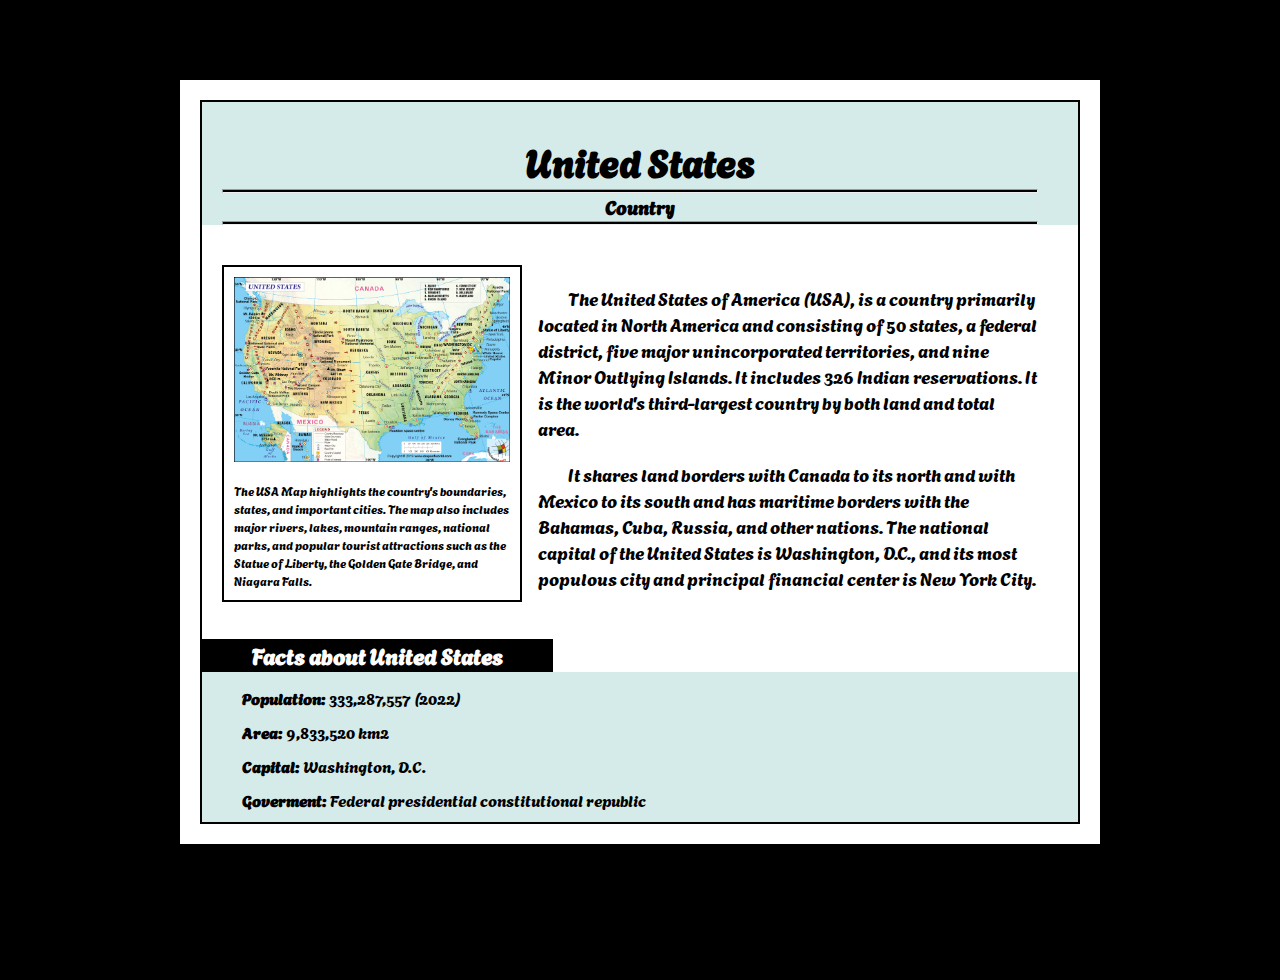
<file: HTML&CSS Exam/01.Wiki-US_Resources/index.html>
<!DOCTYPE html>
<html lang="en">
<head>
    <meta charset="UTF-8">
    <meta name="viewport" content="width=device-width, initial-scale=1.0">
    <title>United States</title>
    <link rel="stylesheet" href="reset.css">
    <link rel="stylesheet" href="styles.css">
</head>
<body>
    <div class="border-container">
        <section class="main-container">
            <header class="headers">
                <h1>United States</h1>
                <hr>
                <h3>Country</h3>
                <hr>
            </header>
            <main class="content">
                <div class="card-section">
                    <div class="image">
                        <img src="images/map.webp" alt="map">
                    </div>
                    <p>
                        The USA Map highlights the country's boundaries, states, and important cities. The map also includes major rivers, lakes, mountain ranges, national parks, and popular tourist attractions such as the Statue of Liberty, the Golden Gate Bridge, and Niagara Falls.
                    </p>
                </div>
                <div class="paragraphs">
                    <p>The United States of America (USA), is a country primarily located in North America and consisting of 50 states, a federal district, five major unincorporated territories, and nine Minor Outlying Islands. It includes 326 Indian reservations. It is the world's third-largest country by both land and total area.</p>
                <p>It shares land borders with Canada to its north and with Mexico to its south and has maritime borders with the Bahamas, Cuba, Russia, and other nations. The national capital of the United States is Washington, D.C., and its most populous city and principal financial center is New York City.</p>
                </div>
            </main>
            <footer class="facts">
                <h2>Facts about United States</h2>
                <ul>
                    <li>
                        <p><span>Population:</span> 333,287,557 (2022)</p>
                    </li>
                    <li>
                        <p><span>Area:</span> 9,833,520 km2</p>
                    </li>
                    <li>
                        <p><span>Capital:</span> Washington, D.C.</p>
                    </li>
                    <li>
                        <p><span>Goverment:</span> Federal presidential constitutional republic</p>
                    </li>
                </ul>
            </footer>
        </section>
    </div>
</body>
</html>
</file>
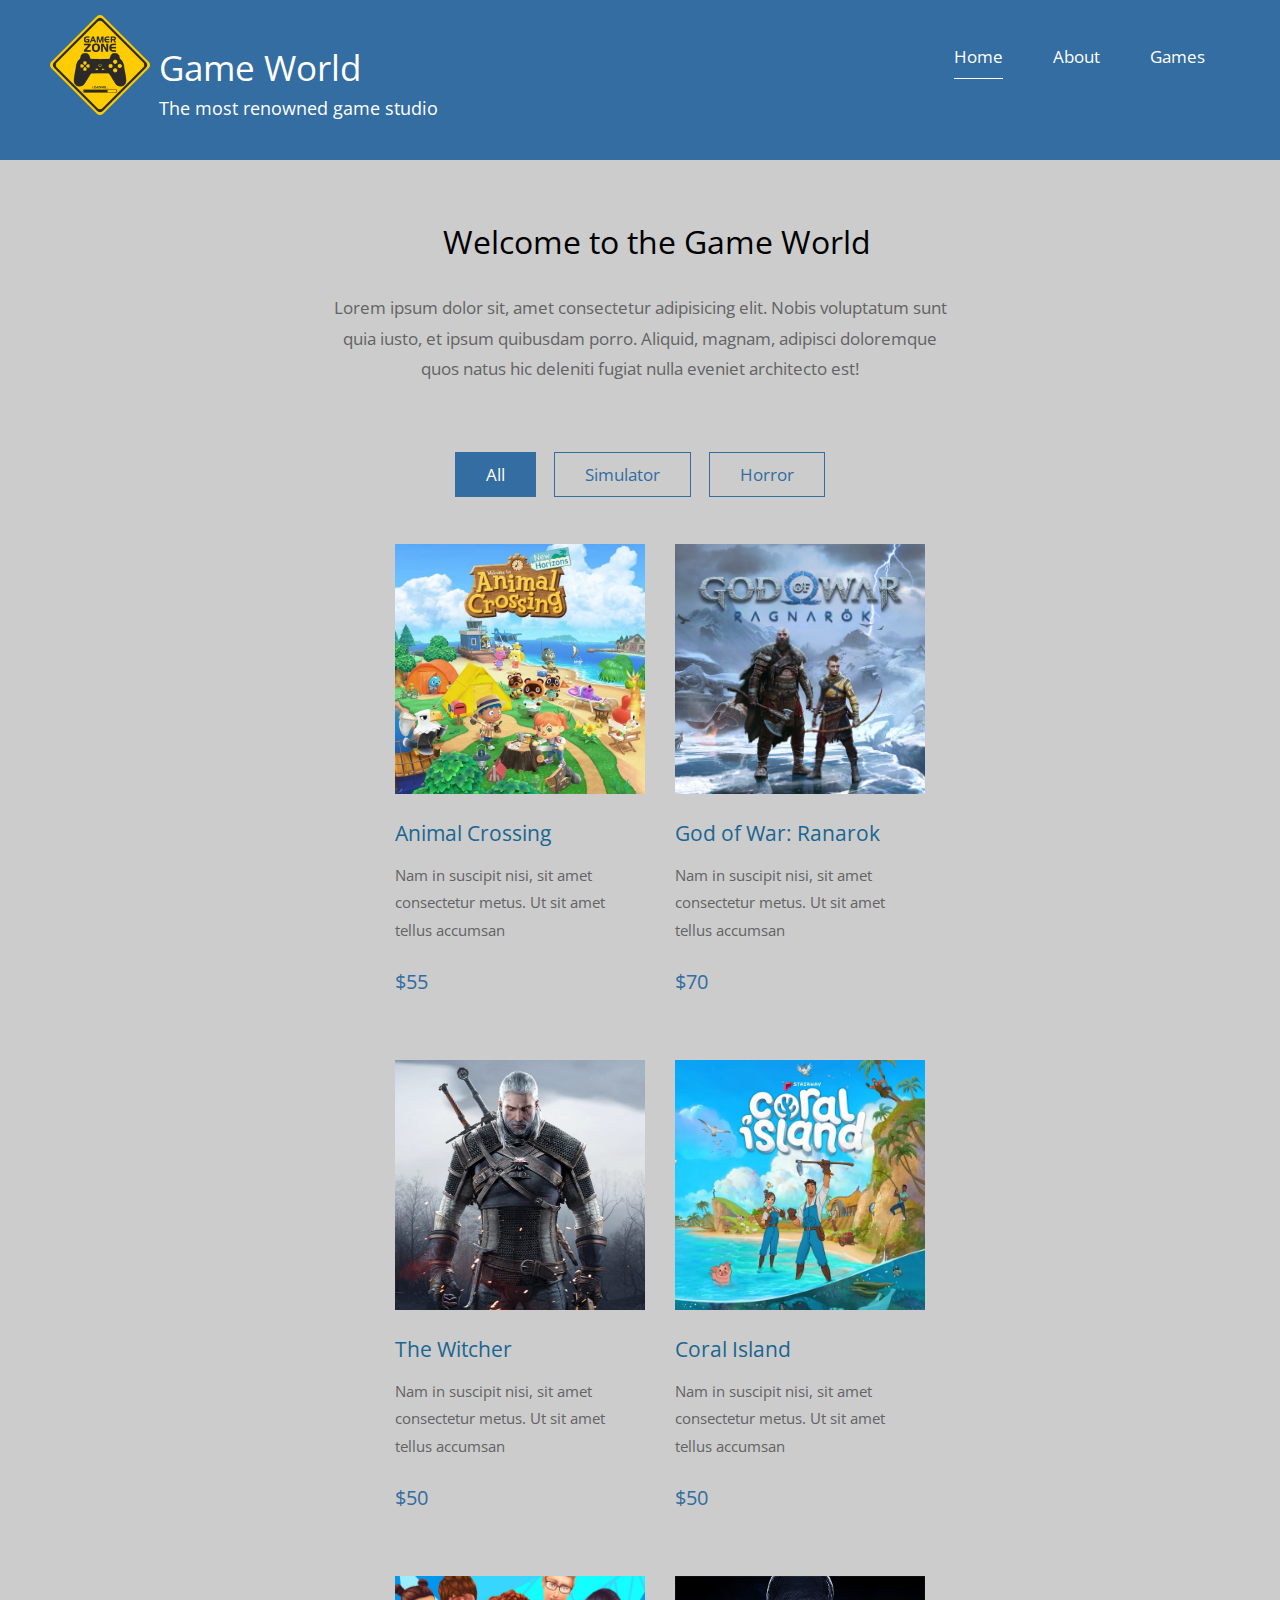
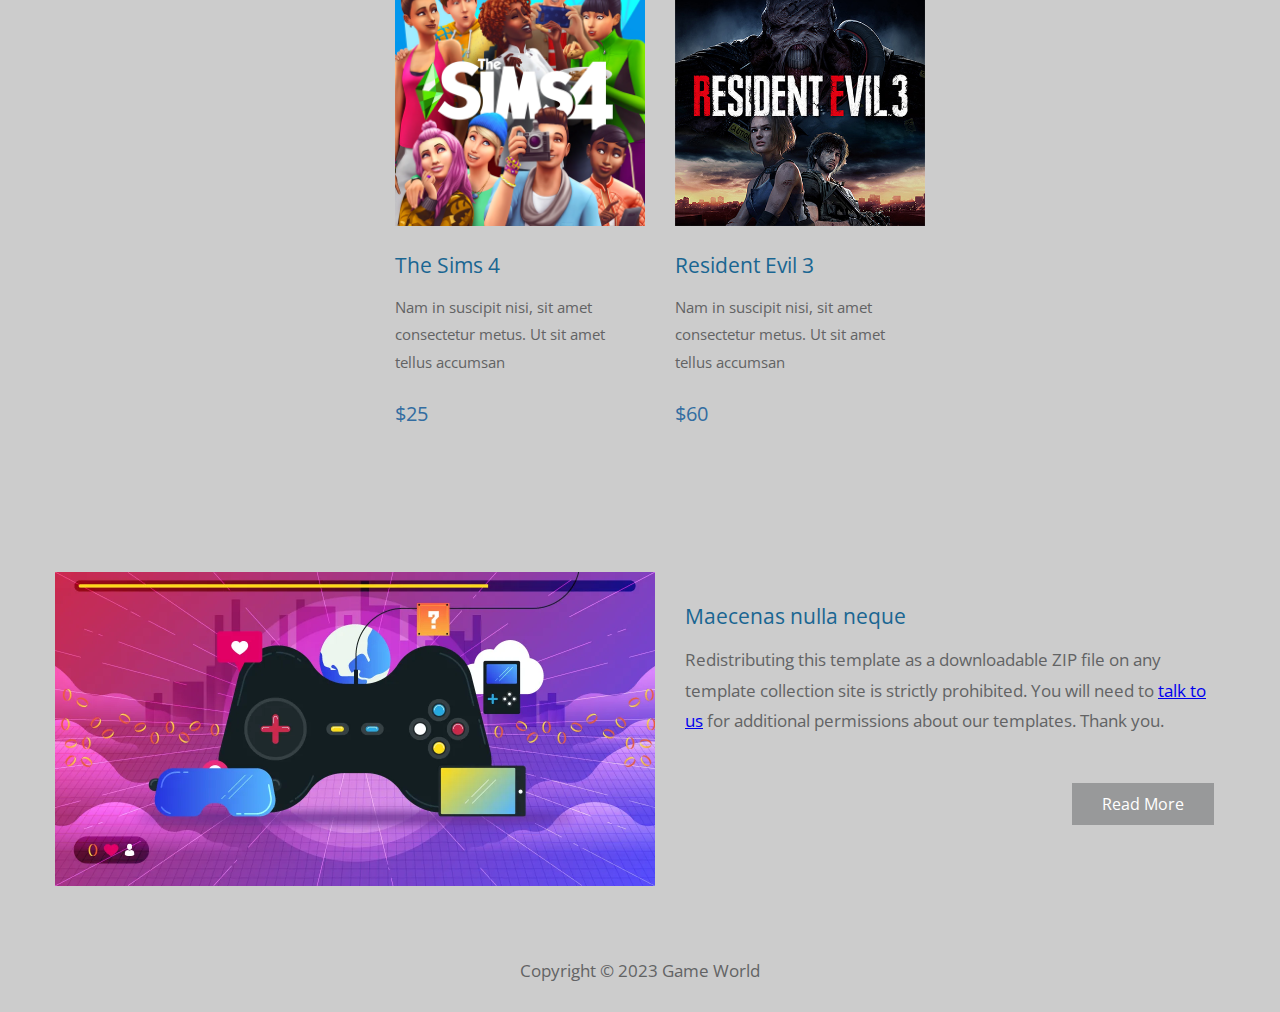
<file: HTML&CSS Exam/02.Game-World_Resources/index.html>
<!DOCTYPE html>
<html>
  <head>
    <meta charset="UTF-8" />
    <meta name="viewport" content="width=device-width, initial-scale=1.0" />
    <meta http-equiv="X-UA-Compatible" content="ie=edge" />
    <title>Game World</title>
    <link
      href="https://fonts.googleapis.com/css?family=Open+Sans:400"
      rel="stylesheet"
    />
    <link href="./styles.css" rel="stylesheet" />
    <link href="./responsive.css" rel="stylesheet" />
  </head>

  <body>
    <header class="game-world-header container placeholder">
        <article class="parallax-window">
          <article class="tm-header">
            <article class="row tm-header-inner">
              <article class="col-md-6 col-12">
                <img
                  src="./images/logo.png"
                  alt="Logo"
                  class="tm-site-logo"
                />
                <article class="tm-site-text-box">
                  <h1 class="tm-site-title">Game World</h1>
                  <h6 class="tm-site-description">The most renowned game studio</h6>
                </article>
              </article>
              <nav class="col-md-6 col-12 tm-nav">
                <ul class="tm-nav-ul">
                  <li class="tm-nav-li">
                    <a href="index.html" class="tm-nav-link active">Home</a>
                  </li>
                  <li class="tm-nav-li">
                    <a href="about.html" class="tm-nav-link">About</a>
                  </li>
                  <li class="tm-nav-li">
                    <a href="games.html" class="tm-nav-link">Games</a>
                  </li>
                </ul>
              </nav>
            </article>
          </article>
      </header>

      <main>
        <header class="row tm-welcome-section">
          <h2 class="col-12 text-center tm-section-title">
            Welcome to the Game World
          </h2>
          <p class="col-12 text-center">
            Lorem ipsum dolor sit, amet consectetur adipisicing elit. Nobis voluptatum sunt quia iusto, et ipsum quibusdam porro. Aliquid, magnam, adipisci doloremque quos natus hic deleniti fugiat nulla eveniet architecto est!
          </p>
        </header>

        <section class="tm-paging-links">
          <nav>
            <ul>
              <li class="tm-paging-item">
                <a href="#" class="tm-paging-link active">All</a>
              </li>
              <li class="tm-paging-item">
                <a href="#" class="tm-paging-link">Simulator</a>
              </li>
              <li class="tm-paging-item">
                <a href="#" class="tm-paging-link">Horror</a>
              </li>
            </ul>
          </nav>
        </section>

        <div class="row tm-gallery">
          <div id="tm-gallery-page-all" class="tm-gallery-page">
            <article class="col-lg-3 col-md-4 col-sm-6 col-12 tm-gallery-item">
              <figure>
                <img
                  src="./images/game-1.webp"
                  alt="Image"
                  class="img-fluid tm-gallery-img"
                />
                <figcaption>
                  <h4 class="tm-gallery-title">Animal Crossing</h4>
                  <p class="tm-gallery-description">
                    Nam in suscipit nisi, sit amet consectetur metus. Ut sit
                    amet tellus accumsan
                  </p>
                  <p class="tm-gallery-price">$55</p>
                </figcaption>
              </figure>
            </article>
            <article class="col-lg-3 col-md-4 col-sm-6 col-12 tm-gallery-item">
              <figure>
                <img
                  src="./images/game-2.webp"
                  alt="Image"
                  class="img-fluid tm-gallery-img"
                />
                <figcaption>
                  <h4 class="tm-gallery-title">God of War: Ranarok</h4>
                  <p class="tm-gallery-description">
                    Nam in suscipit nisi, sit amet consectetur metus. Ut sit
                    amet tellus accumsan
                  </p>
                  <p class="tm-gallery-price">$70</p>
                </figcaption>
              </figure>
            </article>
            <article class="col-lg-3 col-md-4 col-sm-6 col-12 tm-gallery-item">
              <figure>
                <img
                  src="./images/game-3.jpg"
                  alt="Image"
                  class="img-fluid tm-gallery-img"
                />
                <figcaption>
                  <h4 class="tm-gallery-title">The Witcher</h4>
                  <p class="tm-gallery-description">
                    Nam in suscipit nisi, sit amet consectetur metus. Ut sit
                    amet tellus accumsan
                  </p>
                  <p class="tm-gallery-price">$50</p>
                </figcaption>
              </figure>
            </article>
            <article class="col-lg-3 col-md-4 col-sm-6 col-12 tm-gallery-item">
              <figure>
                <img
                  src="./images/game-4.webp"
                  alt="Image"
                  class="img-fluid tm-gallery-img"
                />
                <figcaption>
                  <h4 class="tm-gallery-title">Coral Island</h4>
                  <p class="tm-gallery-description">
                    Nam in suscipit nisi, sit amet consectetur metus. Ut sit
                    amet tellus accumsan
                  </p>
                  <p class="tm-gallery-price">$50</p>
                </figcaption>
              </figure>
            </article>
            <article class="col-lg-3 col-md-4 col-sm-6 col-12 tm-gallery-item">
              <figure>
                <img
                  src="./images/game-5.webp"
                  alt="Image"
                  class="img-fluid tm-gallery-img"
                />
                <figcaption>
                  <h4 class="tm-gallery-title">The Sims 4</h4>
                  <p class="tm-gallery-description">
                    Nam in suscipit nisi, sit amet consectetur metus. Ut sit
                    amet tellus accumsan
                  </p>
                  <p class="tm-gallery-price">$25</p>
                </figcaption>
              </figure>
            </article>
            <article class="col-lg-3 col-md-4 col-sm-6 col-12 tm-gallery-item">
              <figure>
                <img
                  src="./images/game-6.jpg"
                  alt="Image"
                  class="img-fluid tm-gallery-img"
                />
                <figcaption>
                  <h4 class="tm-gallery-title">Resident Evil 3</h4>
                  <p class="tm-gallery-description">
                    Nam in suscipit nisi, sit amet consectetur metus. Ut sit
                    amet tellus accumsan
                  </p>
                  <p class="tm-gallery-price">$60</p>
                </figcaption>
              </figure>
            </article>
          </div>
        </div>
        <section class="tm-cta-section tm-section tm-container-inner">
          <article class="row">
            <article class="col-md-6">
              <figure class="tm-description-figure">
                <img src="./images/wall.webp" class="img-fluid" />
              </figure>
            </article>
            <article class="col-md-6">
              <article class="tm-description-box">
                <h4 class="tm-gallery-title">Maecenas nulla neque</h4>
                <p class="tm-mb-45">
                  Redistributing this template as a downloadable ZIP file on any
                  template collection site is strictly prohibited. You will need
                  to
                  <a href="#">talk to us</a>
                  for additional permissions about our templates. Thank you.
                </p>
                <a href="#" class="tm-btn tm-btn-default tm-right"
                  >Read More</a
                >
              </article>
            </article>
          </article>
        </section>
      </main>
      <footer class="tm-footer text-center">
        <p>Copyright &copy; 2023 Game World</p>
      </footer>
    </div>
  </body>
</html>
</file>
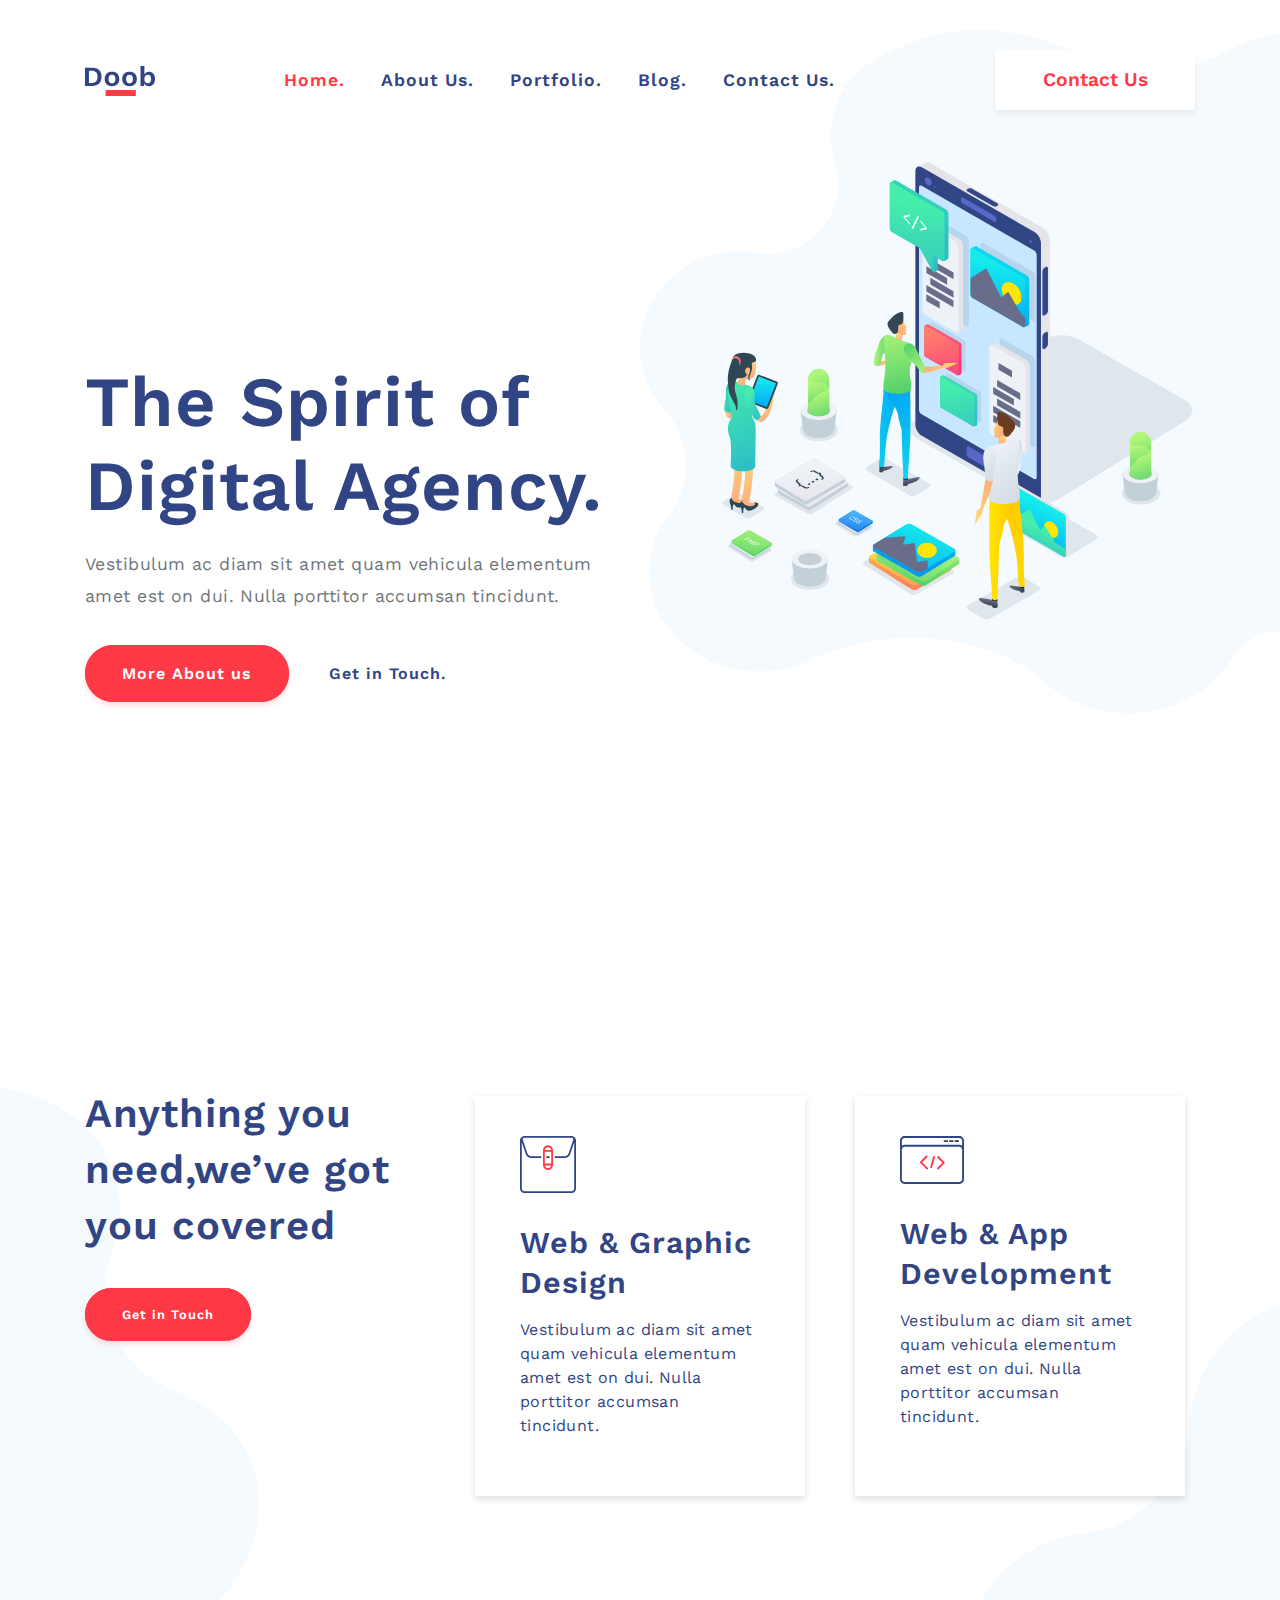
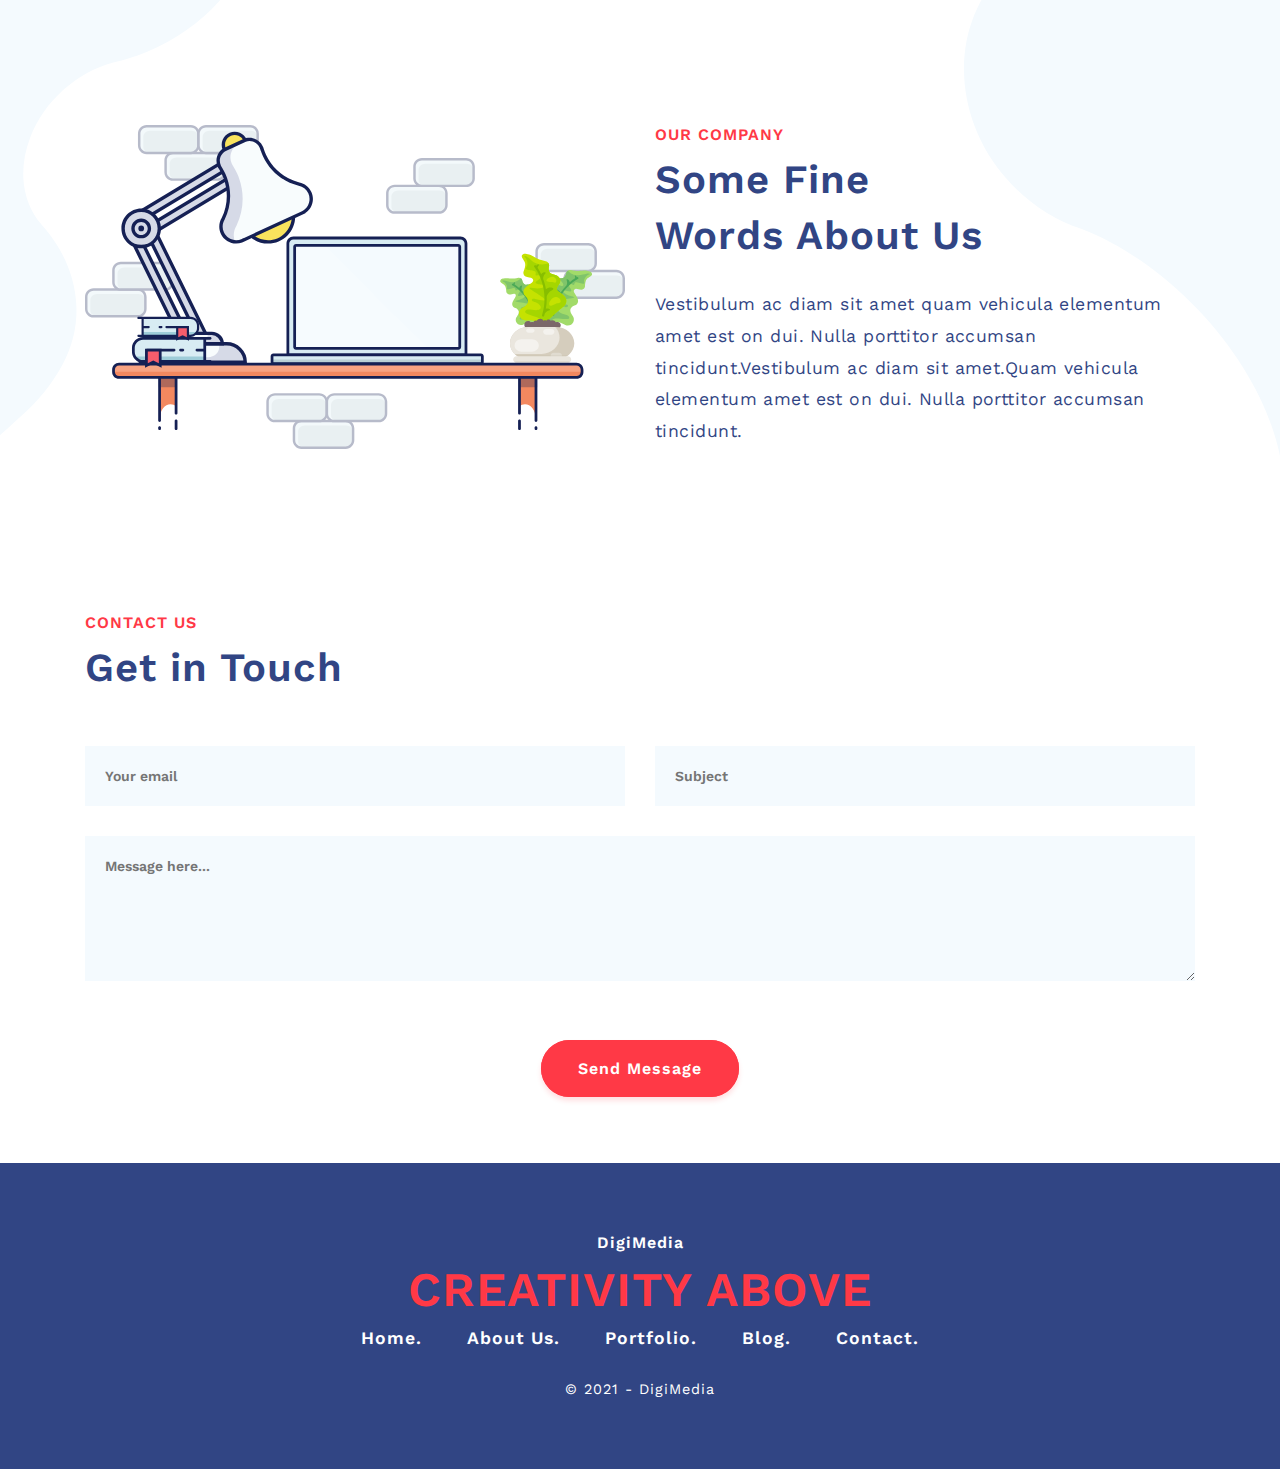
<file: HTML&CSS Examp Prep/02. DigiMedia/index.html>
<!DOCTYPE html>
<html lang="en">
  <head>
    <meta http-equiv="content-type" content="text/html; charset=utf-8" />
    <meta name="viewport" content="width=device-width, initial-scale=1.0" />
    <link rel="icon" type="image/png" href="images/favicon.png" />
    <link
      href="https://fonts.googleapis.com/css?family=Work+Sans:400,600&display=swap"
      rel="stylesheet"
    />
    <link rel="stylesheet" href="css/icofont.min.css" />
    <link href="css/bootstrap.min.css" rel="stylesheet" />
    <link href="css/main.css" rel="stylesheet" />
    <link href="css/responsive.css" rel="stylesheet" />
    <title>DigiMedia</title>
  </head>
  <body>
    <header id="home">
      <section class="container">
        <nav class="navbar navbar-expand-lg navbar-light">
          <a class="navbar-brand" href="#"><img src="images/logo.svg" /></a>
          <div class="collapse navbar-collapse" id="navbarSupportedContent">
            <ul class="navbar-nav mr-auto">
              <li class="nav-item active">
                <a class="nav-link" href="#home"
                  >Home.<span class="sr-only">(current)</span></a
                >
              </li>
              <li class="nav-item">
                <a class="nav-link" href="#about-us">About Us.</a>
              </li>
              <li class="nav-item">
                <a class="nav-link" href="#portfolio">Portfolio.</a>
              </li>
              <li class="nav-item">
                <a class="nav-link" href="#blog">Blog.</a>
              </li>
              <li class="nav-item">
                <a class="nav-link" href="#contact-us">Contact Us.</a>
              </li>
            </ul>
            <form
              href="#contact-us"
              class="contact-btn form-inline my-2 my-lg-0"
            >
              <button>Contact Us</button>
            </form>
          </div>
        </nav>
      </section>
      <section class="container-fluid hero">
        <img src="images/hero.svg" />
        <article class="container">
          <h1>The Spirit of<br />Digital Agency.</h1>
          <p>
            Vestibulum ac diam sit amet quam vehicula elementum<br />
            amet est on dui. Nulla porttitor accumsan tincidunt.
          </p>
          <article class="hero-btns">
            <a href="#about-us">More About us</a>
            <a href="#contact-us">Get in Touch.</a>
          </article>
        </article>
      </section>
    </header>
    <section id="about-us" class="services">
      <div class="container-fluid">
        <div class="side-img">
          <img src="images/aside.svg" />
        </div>
        <div class="side2-img">
          <img src="images/aside2.svg" />
        </div>
        <div class="container">
          <div class="row">
            <div class="col-12 col-sm-12 col-lg-4 service-txt">
              <h2>Anything you need,we’ve got you covered</h2>
              <div class="hero-btns service-btn">
                <a href="#contact-us">Get in Touch</a>
              </div>
            </div>
            <div class="col-12 col-sm-6 col-lg-4">
              <div class="service-box">
                <img src="images/service-icon1.svg" />
                <h3>Web & Graphic<br />Design</h3>
                <p>
                  Vestibulum ac diam sit amet quam vehicula elementum amet est
                  on dui. Nulla porttitor accumsan tincidunt.
                </p>
              </div>
            </div>
            <div class="col-12 col-sm-6 col-lg-4">
              <div class="service-box">
                <img src="images/service-icon2.svg" />
                <h3>Web & App <br />Development</h3>
                <p>
                  Vestibulum ac diam sit amet quam vehicula elementum amet est
                  on dui. Nulla porttitor accumsan tincidunt.
                </p>
              </div>
            </div>
          </div>
        </div>
      </div>
    </section>
    <section class="about">
      <div class="container">
        <div class="row">
          <div class="col-12 col-sm-12 col-lg-6">
            <img src="images/aboutimg.svg" />
          </div>
          <div class="col-12 col-sm-12 col-lg-6">
            <h5>OUR COMPANY</h5>
            <h2>Some Fine<br />Words About Us</h2>
            <p>
              Vestibulum ac diam sit amet quam vehicula elementum amet est on
              dui. Nulla porttitor accumsan tincidunt.Vestibulum ac diam sit
              amet.Quam vehicula elementum amet est on dui. Nulla porttitor
              accumsan tincidunt.
            </p>
          </div>
        </div>
      </div>
    </section>
    <section id="contact-us" class="contact">
      <div class="container">
        <div class="row">
          <div class="col-12">
            <h5>CONTACT US</h5>
            <h2>Get in Touch</h2>
          </div>
        </div>
        <div class="row">
          <div class="col-12 col-lg-6 email">
            <input placeholder="Your email" type="email" id="email" />
          </div>
          <div class="col-12 col-lg-6 email">
            <input placeholder="Subject" type="subject" id="subject" />
          </div>
        </div>
        <div class="row">
          <div class="col-12 message">
            <textarea
              id="message"
              name="message"
              rows="5"
              cols="1"
              placeholder="Message here..."
            ></textarea>
          </div>
          <div class="col-12">
            <div class="hero-btns contact-btn">
              <a href="#">Send Message</a>
            </div>
          </div>
        </div>
      </div>
    </section>
    <footer>
      <div class="container">
        <div class="row">
          <div class="col-12">
            <h5>DigiMedia</h5>
            <h3>CREATIVITY ABOVE</h3>
            <ul class="contact-nav">
              <li><a href="#home">Home.</a></li>
              <li><a href="#about-us">About Us.</a></li>
              <li><a href="#portfolio">Portfolio.</a></li>
              <li><a href="#blog">Blog.</a></li>
              <li><a href="#contact-us">Contact.</a></li>
            </ul>
            <h6>© 2021 - DigiMedia</h6>
          </div>
        </div>
      </div>
    </footer>
  </body>
</html>
</file>
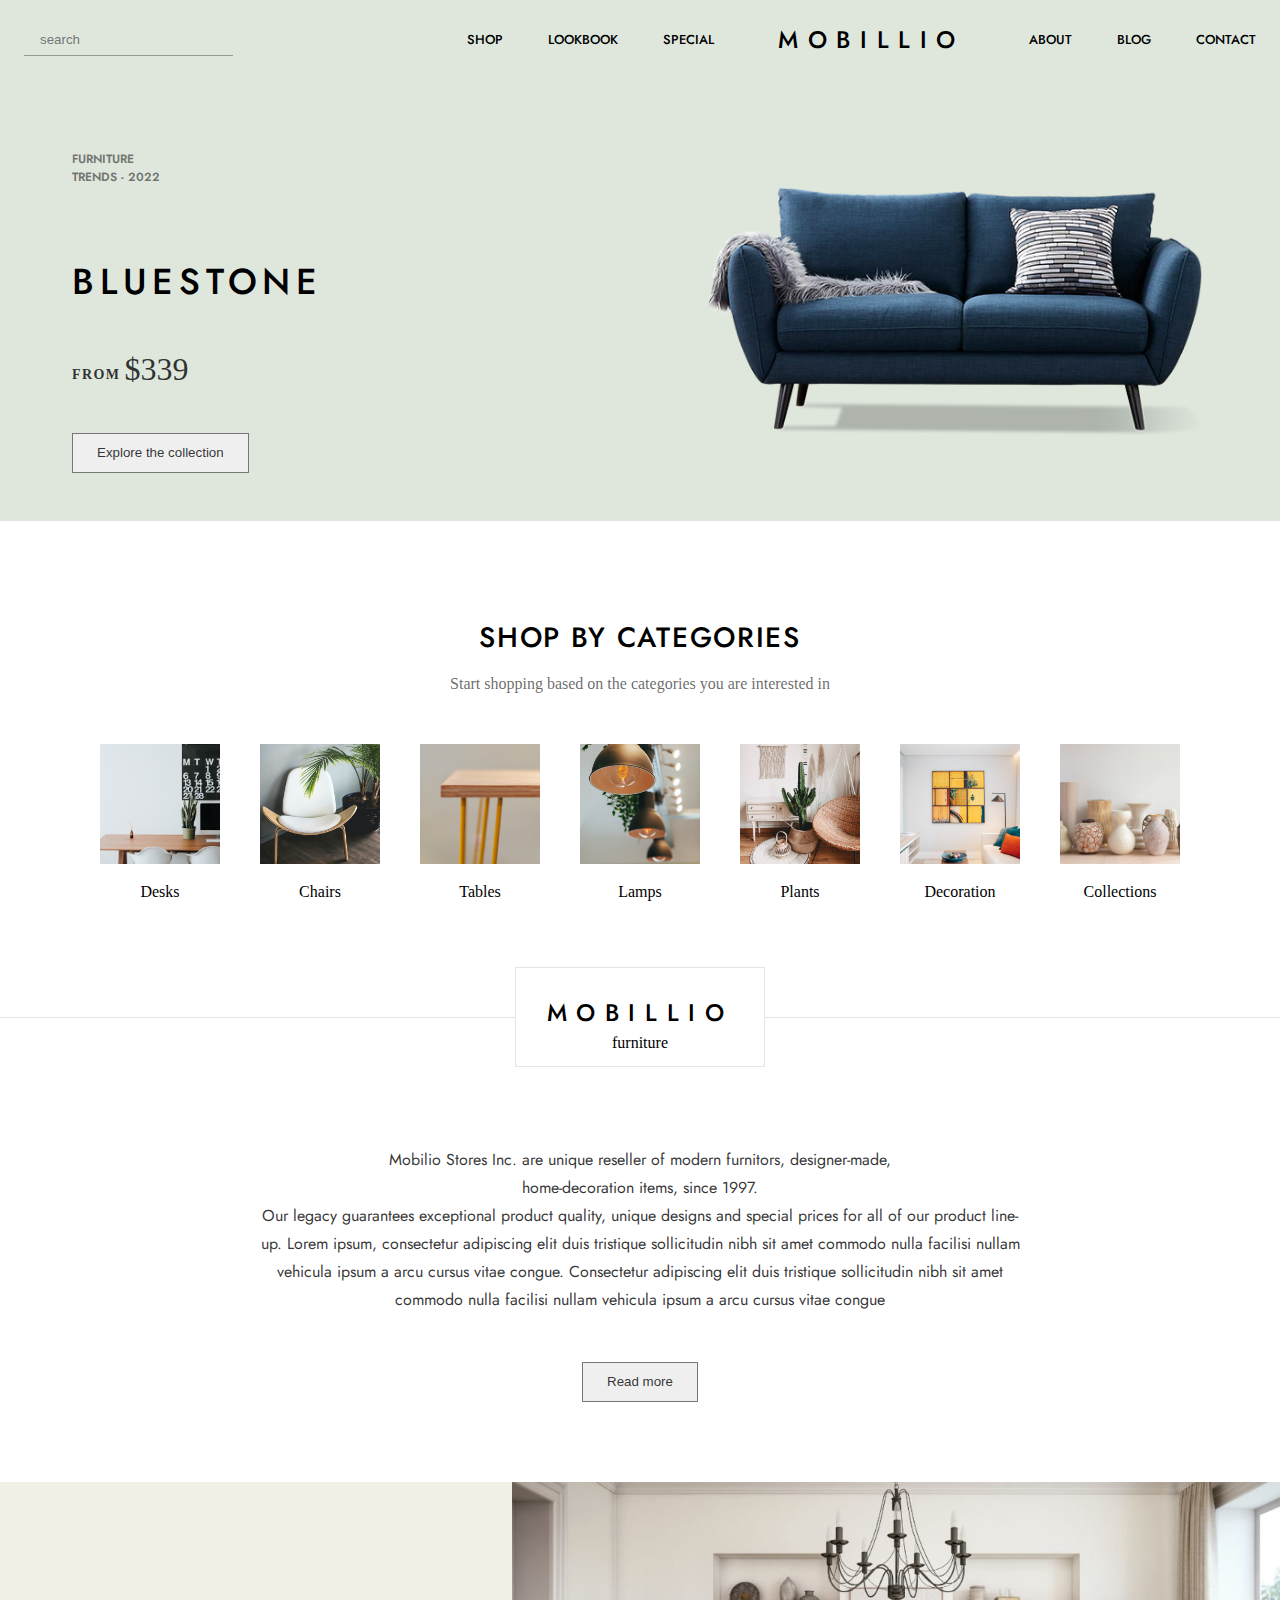
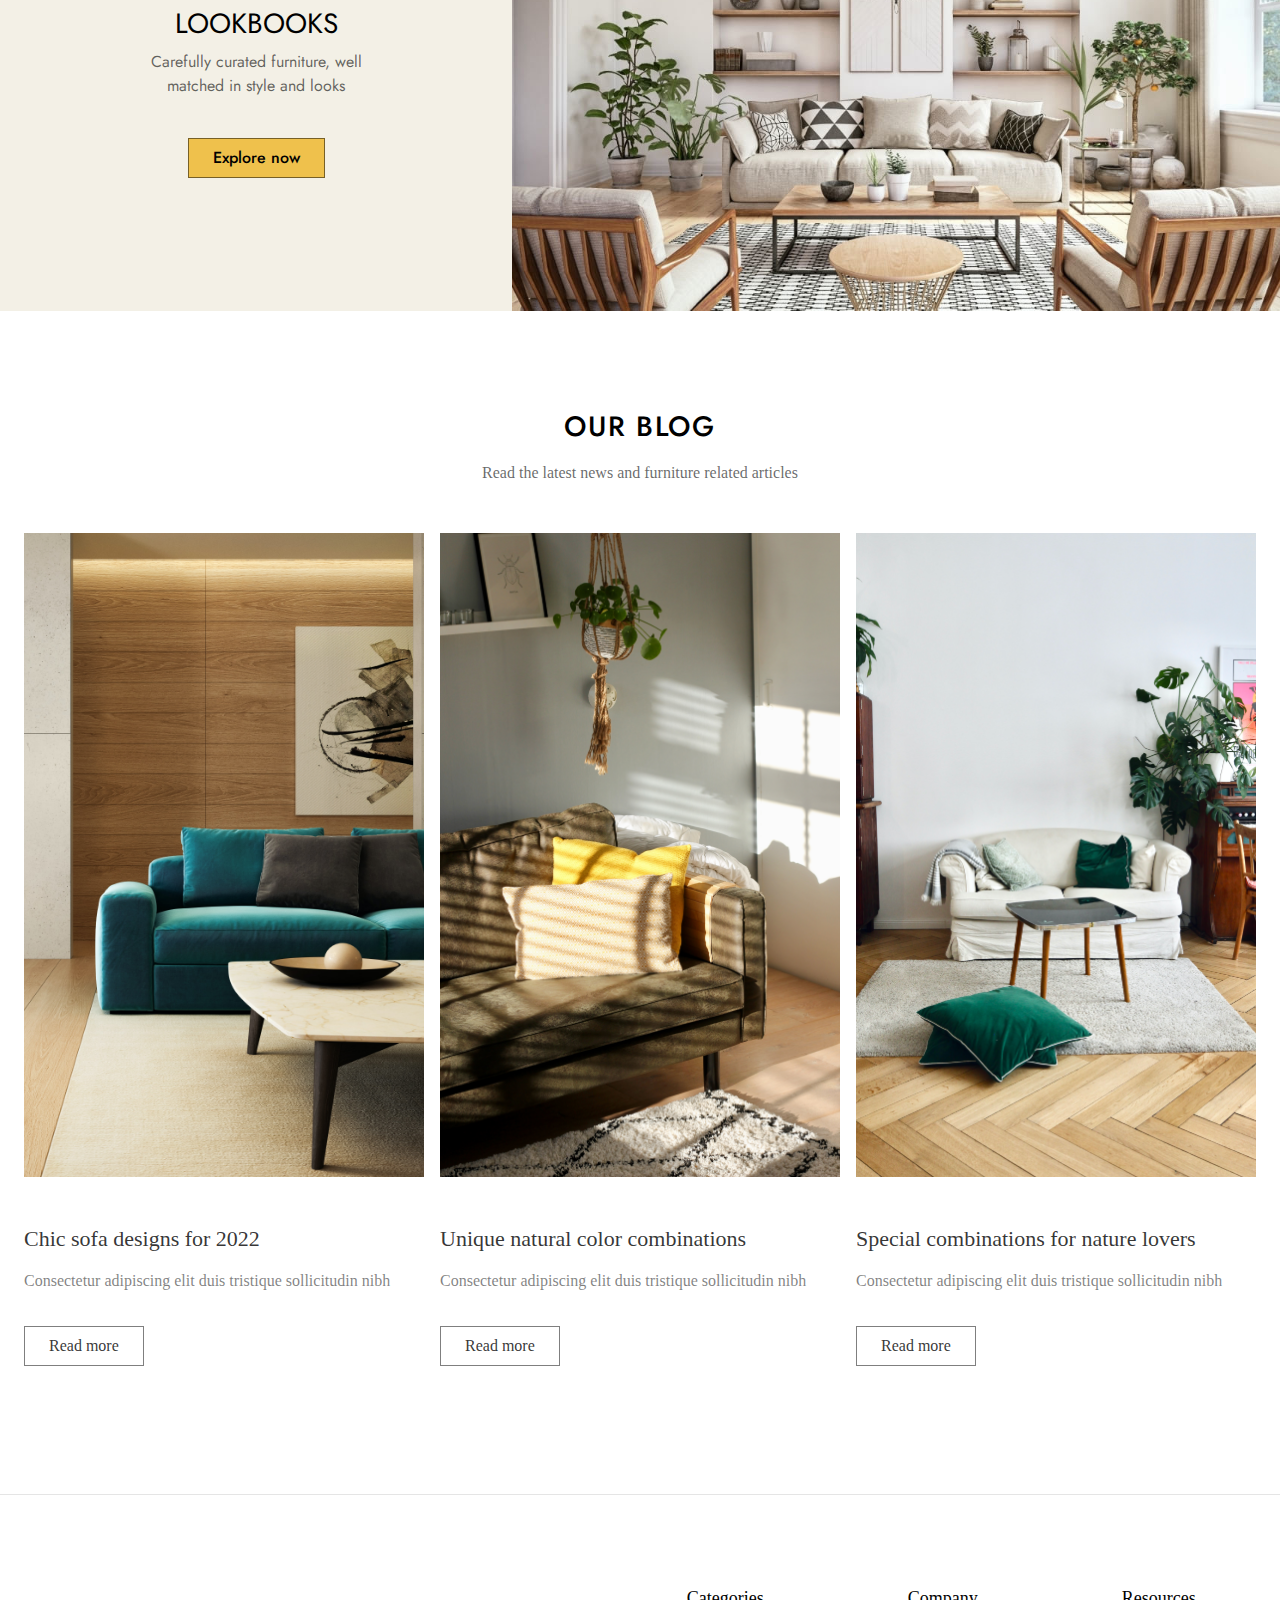
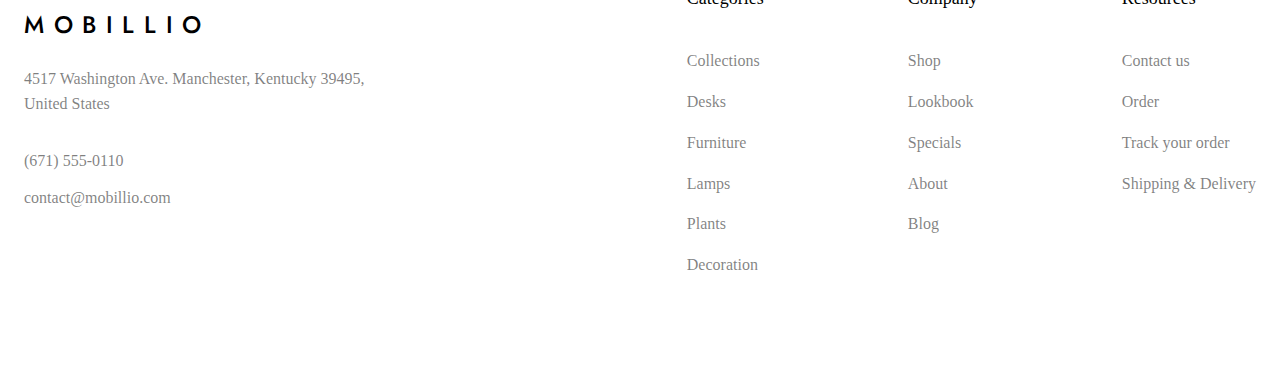
<file: HTML&CSS Examp Prep/02.Mobille-Shop_Recources/index.html>
<!DOCTYPE html>
<html lang="en">

<head>
  <title>Mobillio Online Store</title>
  <meta name="viewport" content="width=device-width, initial-scale=1.0" />
  <meta charset="utf-8" />
  <link rel="stylesheet" href="https://fonts.googleapis.com/css2?family=Jost" data-tag="font" />
  <link rel="stylesheet" href="./style.css" />
  <link rel="stylesheet" href="./responsive.css" />
</head>

<body>
  <div>
    <div class="home-container">
      <div class="home-navbar">
        <header data-role="Header" class="home-header max-width-container">
          <div class="home-navbar1">
            <div class="home-container01">
              <input type="text" placeholder="search" class="home-textinput input" />
            </div>
            <div class="home-middle">
              <div class="home-left">
                <span class="navbar-link">SHOP</span>
                <span class="navbar-link">LOOKBOOK</span>
                <span class="navbar-link">SPECIAL</span>
              </div>
              <span class="navbar-logo-title">MOBILLIO</span>
              <div class="home-right">
                <span class="navbar-link">ABOUT</span>
                <span class="navbar-link">BLOG</span>
                <span class="navbar-link">CONTACT</span>
              </div>
            </div>
          </div>
        </header>
      </div>
      <div class="home-main">
        <div class="home-hero section-container">
          <div class="home-max-width max-width-container">
            <div class="home-hero1">
              <div class="home-container03">
                <div class="home-info">
                  <span class="home-text12">
                    <span>furniture</span>
                    <br />
                    <span>trends - 2022</span>
                  </span>
                </div>
                <h1 class="home-text16 Heading-1">Bluestone</h1>
                <div class="home-container04">
                  <span class="home-text17">FROM</span>
                  <span class="home-text18">$339</span>
                </div>
                <div class="home-btn-group">
                  <button class="button">Explore the collection</button>
                </div>
              </div>
              <img alt="image23271449" src="./images/pic1.png" class="home-image5" />
            </div>
          </div>
        </div>
        <div class="section-container column">
          <div class="max-width-container">
            <div class="section-heading-section-heading">
              <h1 class="section-heading-text Heading-2">
                <span>SHOP BY CATEGORIES</span>
              </h1>
              <span class="section-heading-text1">
                <span>
                  Start shopping based on the categories you are interested in
                </span>
              </span>
            </div>
            <div class="home-cards-container">
              <div class="category-card-category-card">
                <img alt="image" src="./images/pic2.jpg" class="category-card-image" />
                <span class="category-card-text"><span>Desks</span></span>
              </div>
              <div class="category-card-category-card">
                <img alt="image" src="./images/pic3.jpg" class="category-card-image" />
                <span class="category-card-text"><span>Chairs</span></span>
              </div>
              <div class="category-card-category-card">
                <img alt="image" src="./images/pic4.jpg" class="category-card-image" />
                <span class="category-card-text"><span>Tables</span></span>
              </div>
              <div class="category-card-category-card">
                <img alt="image" src="./images/pic5.jpg" class="category-card-image" />
                <span class="category-card-text"><span>Lamps</span></span>
              </div>
              <div class="category-card-category-card">
                <img alt="image" src="./images/pic6.jpg" class="category-card-image" />
                <span class="category-card-text"><span>Plants</span></span>
              </div>
              <div class="category-card-category-card">
                <img alt="image" src="./images/pic7.jpg" class="category-card-image" />
                <span class="category-card-text">
                  <span>Decoration</span>
                </span>
              </div>
              <div class="category-card-category-card">
                <img alt="image" src="./images/pic8.jpg" class="category-card-image" />
                <span class="category-card-text">
                  <span>Collections</span>
                </span>
              </div>
            </div>
          </div>
          <div class="home-banner">
            <div class="home-container05">
              <h3 class="home-text19 Heading-3">MOBILLIO</h3>
              <span class="home-text20">
                <span></span>
                <span>furniture</span>
              </span>
            </div>
          </div>
          <div class="home-container06 max-width-container">
            <div class="home-container07">
              <span class="home-text23">
                <span>
                  Mobilio Stores Inc. are unique reseller of modern furnitors,
                  designer-made,
                </span>
                <br />
                <span>home-decoration items, since 1997.</span>
                <br />
                <span>
                  Our legacy guarantees exceptional product quality, unique
                  designs and special prices for all of our product line-up.
                  Lorem ipsum, consectetur adipiscing elit duis tristique
                  sollicitudin nibh sit amet commodo nulla facilisi nullam
                  vehicula ipsum a arcu cursus vitae congue. Consectetur
                  adipiscing elit duis tristique sollicitudin nibh sit amet
                  commodo nulla facilisi nullam vehicula ipsum a arcu cursus
                  vitae congue
                </span>
              </span>
              <button class="button">Read more</button>
            </div>
          </div>
        </div>
        <div class="home-full-width-banner section-container">
          <div class="home-left4">
            <div class="home-content">
              <span class="home-text29">LOOKBOOKS</span>
              <span class="home-text30">
                Carefully curated furniture, well matched in style and looks
              </span>
            </div>
            <div class="home-btn button">
              <span class="home-text31">Explore now</span>
            </div>
          </div>
          <img alt="Rectangle13271410" src="./images/pic9.jpg" class="home-image6" />
        </div>
        <div class="section-container">
          <div class="max-width-container">
            <div class="section-heading-section-heading section-heading-root-class-name">
              <h1 class="section-heading-text Heading-2">
                <span>Our blog</span>
              </h1>
              <span class="section-heading-text1">
                <span>
                  Read the latest news and furniture related articles
                </span>
              </span>
            </div>
            <div class="home-container08">
              <div class="blog-post-card-blog-post-card blog-post-card-root-class-name">
                <img alt="image" src="./images/pic10.jpg" class="blog-post-card-image" />
                <div class="blog-post-card-container">
                  <span class="blog-post-card-text">
                    <span>Chic sofa designs for 2022</span>
                  </span>
                  <span class="blog-post-card-text1">
                    <span>
                      Consectetur adipiscing elit duis tristique sollicitudin
                      nibh
                    </span>
                  </span>
                  <a href="#" class="button">
                    Read more
                  </a>
                </div>
              </div>
              <div class="blog-post-card-blog-post-card">
                <img alt="image" src="./images/pic11.jpg" class="blog-post-card-image" />
                <div class="blog-post-card-container">
                  <span class="blog-post-card-text">
                    <span>Unique natural color combinations</span>
                  </span>
                  <span class="blog-post-card-text1">
                    <span>
                      Consectetur adipiscing elit duis tristique sollicitudin
                      nibh
                    </span>
                  </span>
                  <a href="#" class="button">
                    Read more
                  </a>
                </div>
              </div>
              <div class="blog-post-card-blog-post-card">
                <img alt="image" src="./images/pic12.jpg" class="blog-post-card-image" />
                <div class="blog-post-card-container">
                  <span class="blog-post-card-text">
                    <span>Special combinations for nature lovers</span>
                  </span>
                  <span class="blog-post-card-text1">
                    <span>
                      Consectetur adipiscing elit duis tristique sollicitudin
                      nibh
                    </span>
                  </span>
                  <a href="#" class="button">
                    Read more
                  </a>
                </div>
              </div>
            </div>
          </div>
        </div>
      </div>
      <div class="home-footer">
        <div class="max-width-container">
          <footer class="home-footer1">
            <div class="home-container09">
              <h3 class="home-text32 Heading-3">MOBILLIO</h3>
              <span class="home-text33">
                <span>4517 Washington Ave. Manchester, Kentucky 39495,</span>
                <br />
                <span>United States</span>
              </span>
              <span class="home-text36">(671) 555-0110</span>
              <span class="home-text37">contact@mobillio.com</span>
            </div>
            <div class="home-links-container">
              <div class="home-container10">
                <span class="home-text38">Categories</span>
                <a href="#" class="home-text39">Collections</a>
                <a href="#" class="home-text40">Desks</a>
                <a href="#" class="home-text41">Furniture</a>
                <a href="#" class="home-text42">Lamps</a>
                <a href="#" class="home-text43">Plants</a>
                <a href="#" class="home-text44">Decoration</a>
              </div>
              <div class="home-container11">
                <span class="home-text45">Company</span>
                <a href="#" class="home-text46">Shop</a>
                <a href="#" class="home-text47">Lookbook</a>
                <a href="#" class="home-text48">Specials</a>
                <a href="#" class="home-text49">About</a>
                <a href="#" class="home-text50">Blog</a>
              </div>
              <div class="home-container12">
                <span class="home-text51">Resources</span>
                <a href="#" class="home-text52">Contact us</a>
                <a href="#" class="home-text53">Order</a>
                <a href="#" class="home-text54">Track your order</a>
                <a href="#" class="home-text55">Shipping &amp; Delivery</a>
              </div>
            </div>
          </footer>
        </div>
      </div>
    </div>
  </div>
</body>

</html>
</file>
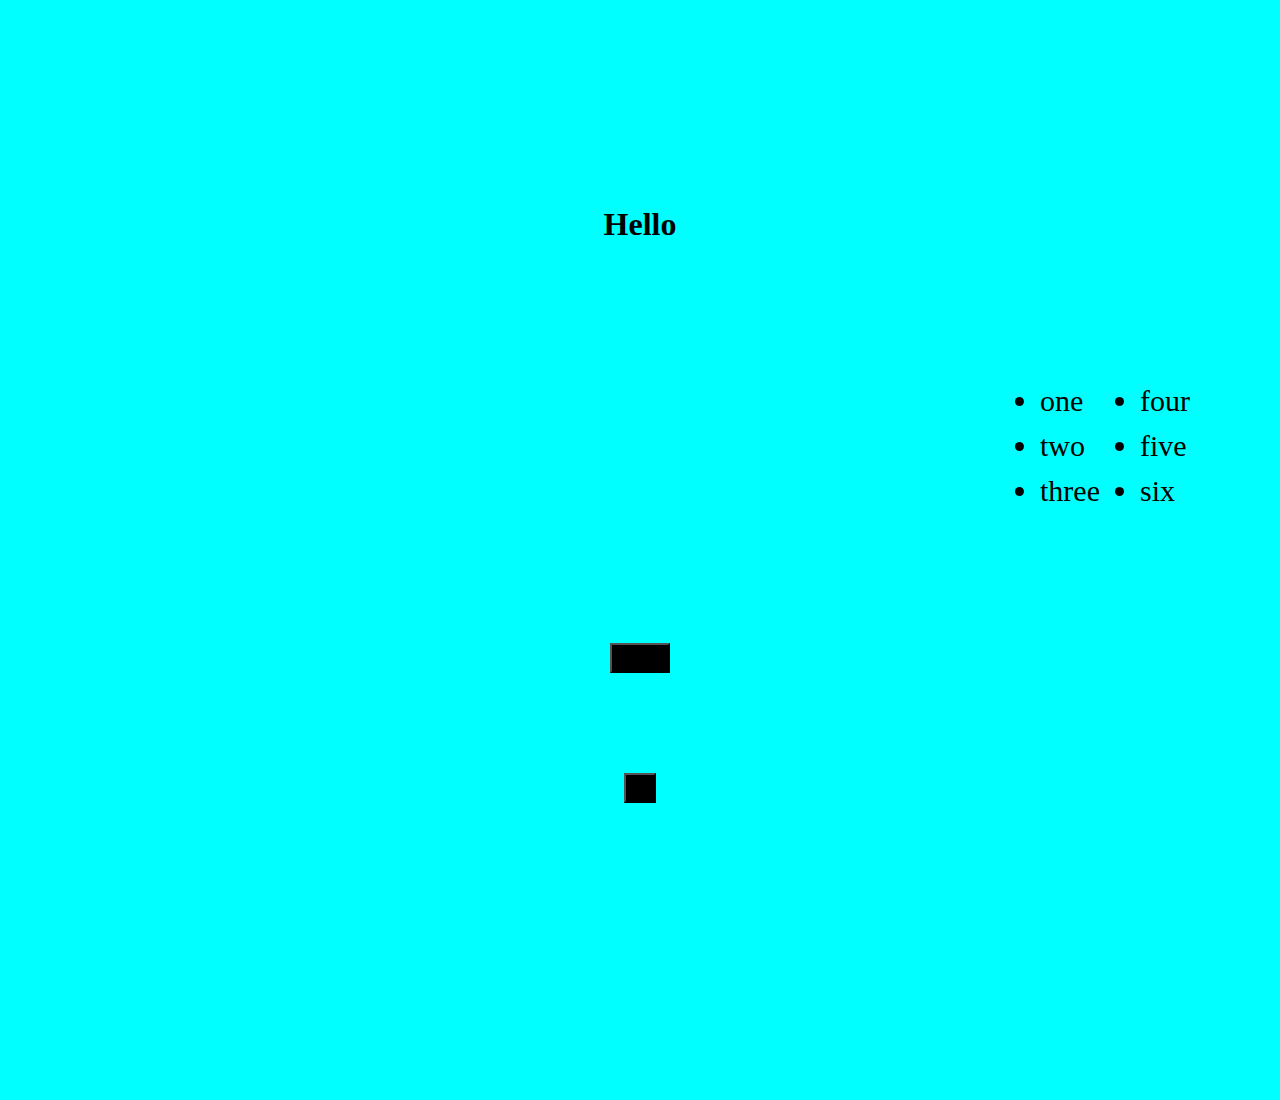
<file: HTML&CSS Examp Prep/04.tests/index.html>
<!DOCTYPE html>
<html lang="en">
<head>
    <meta charset="UTF-8">
    <meta name="viewport" content="width=device-width, initial-scale=1.0">
    <title>Document</title>
    <link rel="stylesheet" href="reset.css">
    <link rel="stylesheet" href="styles.css">
</head>
<body>
    <sectione class="one">
        <h1>Hello</h1>
        <div class="uls">
            <ul class="one">
                <li>one</li>
                <li>two</li>
                <li>three</li>
            </ul>
            <ul class="two">
                <li>four</li>
                <li>five</li>
                <li>six</li>
            </ul>
        </div>
        <button>upload</button>
        <button>lol</button>
    </sectione>
</body>
</html>
</file>
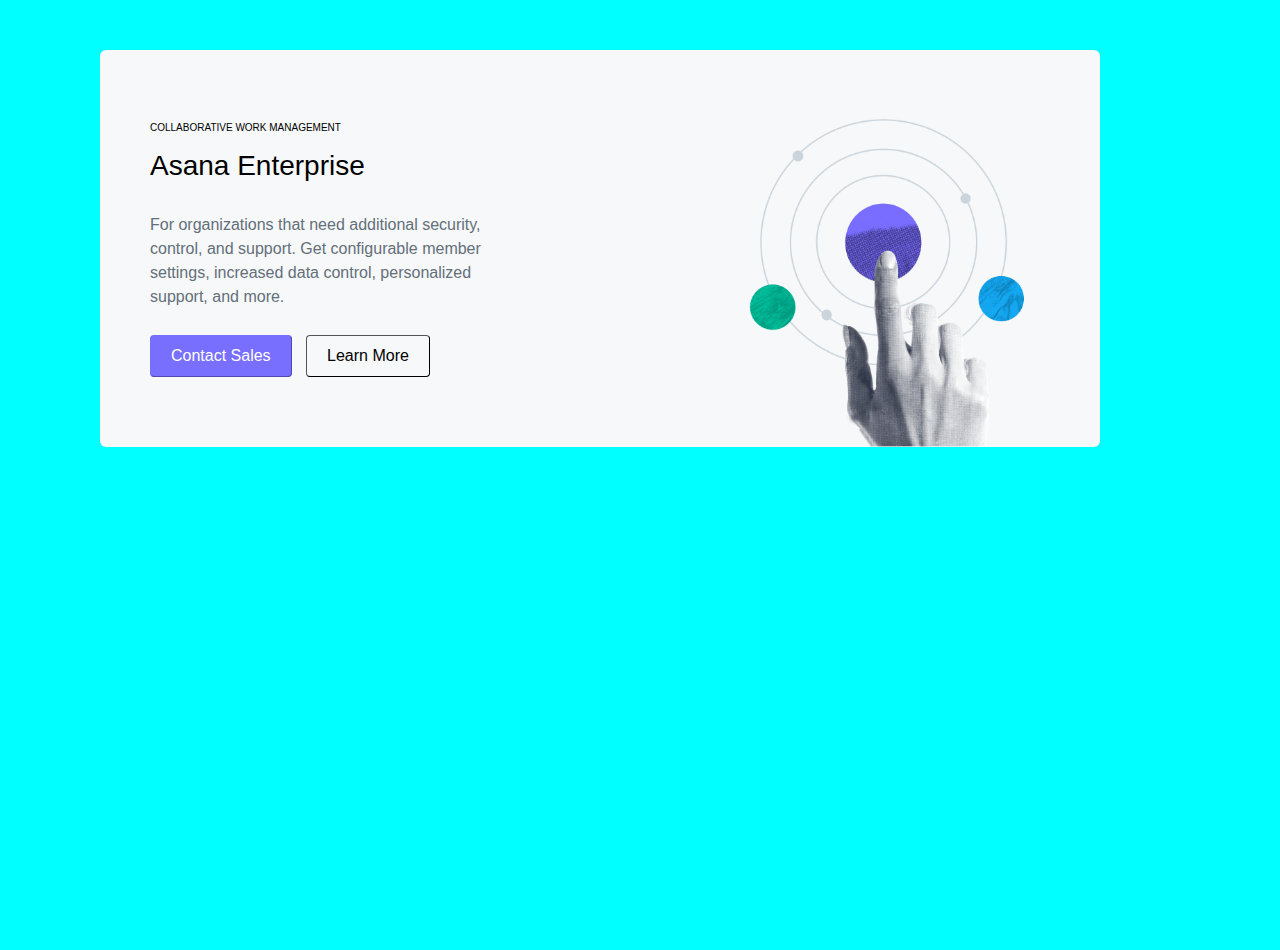
<file: HTML&CSS Examp Prep/01. Enterprise_Resources/01. Enterprise/index.html>
<!DOCTYPE html>
<html lang="en">
<head>
    <meta charset="UTF-8">
    <meta name="viewport" content="width=device-width, initial-scale=1.0">
    <title>01. Enterprise</title>
    <link rel="stylesheet" href="reset.css">
    <link rel="stylesheet" href="styles.css">
</head>
<body>
    <section class="enterprise">
        <div class="left">
        <h5>COLLABORATIVE WORK MANAGEMENT</h5>
        <h1>Asana Enterprise</h1>
        <p>For organizations that need additional security, control, and support. Get configurable member settings, increased data control, personalized support, and more.
        </p>
        <button class="btn first">Contact Sales</button>
        <button class="btn second">Learn More</button>
        </div>
        <img src="images/img.png" alt="">
    </section>
</body>
</html>
</file>
<file: HTML&CSS Exam/01.Wiki-US_Resources/styles.css>
@import url(https://fonts.googleapis.com/css2?family=Agbalumo&display=swap);

body{
    font-family: Agbalumo;
    background-color: black;
}

.border-container{
    background-color: white;
    display: block;
    max-width: 920px;
    padding: 20px;
    margin: auto;
    margin-top: 80px;
}
.main-container{
    max-width: 900px;
    margin:auto;
    background-color: white;
    border: 2px solid black;
}

.main-container .headers{
    background-color: #d5ebea;
    text-align: center;
}

.main-container h1{
    padding-top: 30px;
    font-size: 38px;
}

.main-container .headers hr{
    color: black;
    height: 4px;
    background-color: black;
    margin-left: 20px;
    margin-right: 40px;
    margin-top: 0px;
    margin-bottom: 0px;
}

.content{
    display: flex;
    justify-content: space-between;
    margin-top: 40px;
}

.content .card-section{
    max-width: 300px;
    margin-left: 20px;
    border: solid black 2px;
    font-size: 12px;
    margin-bottom: 70px;
}

.content .card-section .image{
    margin: 10px;
}

.content .card-section p{
    margin: 10px;
    margin-top: 20px;
}

.content .paragraphs{
    max-width: 500px;
    font-size: 18px;
    text-indent: 30px;
    margin-right: 40px;
    margin-top: 20px;
}

.content .paragraphs p{
    margin-bottom: 20px;
    line-height: 26px;
}

.facts{
    background-color: #d5ebea;
    position: relative;
}

.facts h2{
    position: absolute;
    top: -33px;
    padding-left: 50px;
    padding-right: 50px;
    color: white;
    background-color: black;
    font-size: 22px;
}

.facts ul{
    margin-top: 0px;
    margin-bottom: 0px;
    list-style: none;
    padding-top: 4px;
}

.facts ul p{
    font-size: 16px;
    margin-top: 10px;
}

.facts ul p span{
    font-weight: bold;
}

.facts > ul > li:nth-child(4) > p{
    padding-bottom: 10px;
}
</file>
<file: HTML&CSS Exam/02.Game-World_Resources/styles.css>
ul,
nav,
body,
h1,
h2,
h4,
h6,
p,
figure {
  margin: 0;
  padding: 0;
}

a {
  transition: all 0.3s ease;
}

html {
  box-sizing: border-box;
}

*,
*::before,
*::after {
  box-sizing: inherit;
}

.container {
  width: 100%;
  margin-right: auto;
  margin-left: auto;
}

.tm-container-inner {
  padding-left: 15px;
  padding-right: 15px;
}

.row {
  display: flex;
  flex-wrap: wrap;
  margin-left: -15px;
  margin-right: -15px;
}

.col-lg-3,
.col-md-4,
.col-md-6,
.col-sm-6,
.col-12 {
  position: relative;
  padding-right: 15px;
  padding-left: 15px;
}

.col-12 {
  max-width: 100%;
}

.tm-btn {
  display: inline-block;
  font-size: 1rem;
  width: auto;
  padding: 10px 30px;
  text-decoration: none;
  cursor: pointer;
  border: 0;
}

.tm-btn-default {
  border: 1px solid #ccc;
  background-color: transparent;
  color: white;
  background-color: #98999a;
}

.tm-mb-45 {
  margin-bottom: 45px;
}

.text-center {
  text-align: center;
}

.hidden {
  display: none !important;
}

.img-fluid {
  max-width: 100%;
  height: auto;
}

body {
  font-family: "Open Sans", Arial, sans-serif;
  font-size: 17px;
  background-color: #ccc;
  overflow-x: hidden;
}

.container {
  background-color: white;
}

p {
  color: #626364;
  line-height: 1.8;
}

.placeholder {
  width: 100%;
  height: 160px;
  background-color: #336da1;
}

.parallax-window {
  height: 160px;
  background: transparent;
  position: relative;
}

.tm-header {
  position: absolute;
  bottom: 0;
  left: 0;
  width: 100%;
  color: white;
  z-index: 1000;
}

.tm-header-inner {
  padding: 40px 50px;
  justify-content: space-between;
}

.tm-site-logo {
  display: inline-block;
  width: 100px;
  margin-right: 5px;
}

.tm-site-text-box {
  display: inline-block;
}

.tm-site-title {
  font-size: 2.2rem;
  font-weight: 400;
  margin-bottom: 5px;
}

.tm-site-description {
  font-size: 1.1rem;
  font-weight: 400;
}

.tm-nav {
  text-align: right;
  margin-top: 30px;
}

.tm-nav-ul {
  display: flex;
  justify-content: flex-end;
}

.tm-nav-li {
  list-style: none;
  display: block;
  margin-bottom: 0;
  padding-right: 25px;
  padding-left: 25px;
}

.tm-nav-link {
  color: white;
  text-decoration: none;
  padding-bottom: 10px;
}

.tm-nav-link.active,
.tm-nav-link:hover {
  border-bottom: 1px solid white;
}

.tm-welcome-section {
  margin: 60px auto;
  max-width: 655px;
}

.tm-section-title {
  font-size: 2rem;
  font-weight: 400;
  margin-bottom: 30px;
  text-align: center;
  margin-left: 115px;
}

.tm-gallery {
  margin-bottom: 80px;
  margin-left: 80px
}

.tm-gallery-page {
  margin: 0 300px;
  display: flex;
  flex-wrap: wrap;
}

.tm-gallery-description {
  font-size: 0.95rem;
}

.tm-section,
.tm-container-inner {
  margin-left: auto;
  margin-right: auto;
}

.tm-gallery-item {
  max-width: 280px;
}

.tm-gallery-img {
  margin-bottom: 20px;
}

.tm-gallery-title {
  font-size: 1.3rem;
  font-weight: 400;
  color: #1a6692;
  margin-bottom: 15px;
}

.tm-gallery-description {
  margin-bottom: 20px;
}

.tm-gallery-price {
  font-size: 1.25rem;
  color: #336da1;
  margin-bottom: 60px;
}

.tm-paging-links {
  text-align: center;
  margin-bottom: 40px;
}

.tm-paging-item {
  list-style: none;
  display: inline-block;
  border: 1px solid #336da1;
  margin: 7px;
}

.tm-paging-link {
  padding: 10px 30px;
  display: flex;
  align-items: center;
  justify-content: center;
  text-decoration: none;
  color: #336da1;
  background-color: transparent;
}

.tm-cta-section {
  margin: 0 auto;
  width: 1200px;
  display: flex;
}

.tm-paging-link.active,
.tm-paging-link:hover {
  background-color: #336da1;
  color: white;
}

.tm-description-figure {
  text-align: center;
  width: 600px;
}

.tm-description-box {
  padding-left: 0;
  padding-right: 0;
  display: flex;
  flex-direction: column;
  margin-top: 30px;
  max-width: 530px;
}

.tm-right {
  align-self: flex-end;
}

.tm-footer {
  padding: 25px 15px;
  margin-top: 40px;
}
</file>
<file: HTML&CSS Exam/02.Game-World_Resources/responsive.css>
@media (max-width: 600px){
    .tm-site-logo{
        width: 60px;
    }

    .tm-site-title{
        font-size: 1.8rem;
        text-align: center;
    }

    .tm-site-description{
        font-size: 0.8rem;
    }

    .tm-nav{
        font-size: 0.8rem;
    }

    .tm-nav-ul{
        justify-content: center;
    }

    .row{
        margin-left: 0px;
        margin-right: 0px;
    }

    .tm-header-inner{
        display: block;
        text-align: center;
        padding: 30px 50px;
    }

    .tm-welcome-section{
        width: 100%;
        margin-top: 30px;
        display: block;
    }

    .tm-welcome-section h2{
        max-width: 350px;
        display: block;
        margin-left: auto;
        margin-right: auto;
    }

    .tm-section-title{
        margin-left: 0px;
        text-align: center;
    }

    section.tm-paging-links > nav > ul > li:nth-child(2){
        background-color: transparent;
    }

    .tm-gallery{
        display: flex;
    }

    .tm-gallery-page{
        margin: auto;
        display: flex;
        flex-direction: column;
        justify-content: center;
    }

    .tm-gallery-title{
        text-align: center;
    }

    .tm-gallery-price{
        font-size: 1.35rem;
        margin-bottom: 40px;
    }

    .tm-cta-section{
        max-width: 360px;
    }

    .tm-description-figure{
        max-width: 360px;
        width: auto;
    }

    .tm-gallery-title{
        text-align: left;
    }

    .tm-container-inner{
        padding-left: 0px;
        padding-right: 0px;
    }
}
</file>
<file: HTML&CSS Examp Prep/02. DigiMedia/css/main.css>
* {
  margin: 0;
  padding: 0;
}

html {
  box-sizing: border-box;
}

*,
*:before,
*:after {
  box-sizing: inherit;
}

a {
  font-weight: 600;
  color: #314584;
  text-decoration: none;
  letter-spacing: 1px;
  position: relative;
}

a:focus,
a:hover {
  color: rgba(44, 44, 44, 0.8);
  text-decoration: none;
}

img {
  max-width: 100%;
  height: auto;
}

h1,
h2,
h3,
h5,
h6 {
  color: #314584;
  font-weight: 600;
  letter-spacing: 1px;
}

body {
  color: #314584;
  font-family: "Work Sans", sans-serif;
  font-size: 14px;
  font-weight: 400;
  overflow-x: hidden;
  transition: opacity 1s;
  min-width: 330px;
}

h1 {
  font-size: 4.4rem;
  margin-bottom: 20px;
}

h2 {
  font-size: 2.5rem;
  line-height: 3.5rem;
  margin-bottom: 50px;
}

.about h2 {
  margin-bottom: 25px;
}

h3 {
  font-size: 1.9rem;
  line-height: 2.5rem;
  margin-bottom: 15px;
}

h5 {
  font-size: 1rem;
  color: #ff3946;
}

h6 {
  font-size: 1rem;
  margin-bottom: 10px;
}

.about p {
  color: #314584;
}

p {
  font-size: 1.1rem;
  line-height: 1.8;
  color: #6e757a;
  margin-bottom: 15px;
  letter-spacing: 0.025em;
}

.contact-btn button {
  width: 200px;
  height: 60px;
  border: 0px;
  box-shadow: 0px 4px 6px 0px rgba(30, 32, 33, 0.07);
  background: #fff;
  border-radius: 3px;
  font-size: 1.2rem;
  font-family: "Work Sans", sans-serif;
  font-weight: 600;
  color: #ff3946;
}

.hero-btns a:first-child {
  background: #ff3946;
  border: 2px solid #ff3946;
  color: #fff;
  padding: 17px 35px;
  font-size: 1rem;
  border-radius: 30px;
  box-shadow: 0px 4px 5px 0px rgba(255, 57, 70, 0.15);
}

.hero-btns a:first-child:hover {
  background: #fff;
  border: 2px solid #ff3946;
  color: #314584;
  padding: 17px 35px;
  font-size: 1rem;
  border-radius: 30px;
  transition: all 0.3s ease;
}

.hero-btns a:last-child {
  color: #314584;
  padding: 17px 35px;
  font-size: 1rem;
}

.hero-btns a:last-child:hover {
  color: #ff3946;
  transition: all 0.3s ease;
}

.navbar-light .navbar-toggler {
  color: #314584;
  border: none;
}

.navbar-toggler {
  padding: 0.5rem 1.2rem 0.25rem 0rem;
  font-size: 1.25rem;
  line-height: 1;
  background: transparent;
  border: 1px solid transparent;
  border-radius: 0.25rem;
}

.interactive-menu-button {
  position: relative;
}

.interactive-menu-button a {
  width: 20px;
  height: 20px;
  display: block;
  position: relative;
}

.interactive-menu-button a span {
  height: 4px;
  position: absolute;
  background: #314584;
  text-indent: -999em;
  width: 100%;
  top: 6px;
  transition: all 0.5s cubic-bezier(0, 0.275, 0.125, 1);
}

.interactive-menu-button a span:before,
.interactive-menu-button a span:after {
  content: "";
  height: 4px;
  background: #314584;
  width: 100%;
  position: absolute;
  top: -6px;
  left: 0;
  transition: all 0.5s cubic-bezier(0, 0.275, 0.125, 1);
}

.interactive-menu-button a span:after {
  top: 6px;
}

.service-btn a {
  color: #fff !important;
  font-size: 0.8rem !important;
}

.service-btn a:hover {
  color: #ff3946 !important;
}

.contact-btn {
  text-align: center;
  margin-top: 70px;
}

.contact-btn a {
  color: #fff !important;
}

.contact-btn a:hover {
  color: #314584 !important;
}

.navbar-light .navbar-nav .nav-link {
  color: #314584;
  font-size: 1.1rem;
}

.hero-btns {
  margin-bottom: 350px;
}

.navbar-light .navbar-nav .active > .nav-link {
  color: #ff3946;
}

.navbar {
  padding: 50px 0 0 0;
}

.navbar-light .navbar-brand {
  margin-right: 10%;
}

.nav-item {
  padding: 0 10px;
}

.navbar-light .navbar-nav .nav-link:focus,
.navbar-light .navbar-nav .nav-link:hover {
  color: #ff3946;
}

.hero img {
  position: absolute;
  top: 0;
  right: 0;
  z-index: -9;
  margin-top: 30px;
  width: 50%;
}

.hero h1 {
  margin-top: 250px;
}

.hero p {
  margin-bottom: 50px;
}

.services {
  padding: 50px 0px;
}

.services p {
  font-size: 1rem;
  color: #314584;
  line-height: 1.5rem;
}

.side-img img {
  position: absolute;
  left: -20px;
}

.side2-img img {
  position: absolute;
  right: -20px;
  top: 1300px;
}

.service-box {
  background: #fff;
  padding: 40px 45px;
  margin: 10px;
  box-shadow: 0px 3px 7px 0px rgba(28, 31, 33, 0.15);
  min-height: 400px;
}

.service-box img {
  margin-bottom: 30px;
}

.about {
  margin-bottom: 150px;
}

.contact {
  max-height: 550px;
}

.email input {
  width: 100%;
  height: 60px;
  background: #f4fafe;
  border: none;
  padding: 0px 20px;
  color: #314584;
  font-weight: 600;
  margin-bottom: 15px;
}

textarea {
  background: #f4fafe;
  border: none;
  width: 100%;
  padding: 20px;
  margin-top: 15px;
  color: #314584;
  font-weight: 600;
}

footer {
  background: #314584;
  width: 100%;
  text-align: center;
  padding: 70px 0px 0px 0px;
}

footer h5 {
  color: #fff;
  padding-bottom: 10px;
}

footer h3 {
  color: #ff3946;
  font-size: 3rem;
}

.contact-nav li {
  display: inline;
  color: #fff;
}

.contact-nav a {
  color: #fff;
  font-size: 1.1rem;
  padding: 20px 20px;
}

.contact-nav a:hover {
  color: #ff3946;
}

footer h6 {
  color: #fff;
  font-size: 0.9rem;
  font-weight: 400;
  margin-top: 30px;
  padding-bottom: 60px;
}
</file>
<file: HTML&CSS Examp Prep/02. DigiMedia/css/responsive.css>
/* TODO: Add responsive styles here... */

@media (max-width:600px){

    .navbar{
        justify-content: center;
    }

    .navbar-light .navbar-brand{
        margin-right: 0px;
    }

    .hero img{
        display: none;
    }

    .hero{
        text-align: center;
    }

    .hero p{
        letter-spacing: normal;
    }

    .hero-btns{
        display: flex;
        justify-content: center;
        flex-direction: column;
        align-items: center;
        margin-bottom: 150px;
    }

    .hero h1{
        margin-top: 70px;
    }

    .hero-btns a:first-child{
        padding: 17px 70px;
    }

    .container{
        max-width: 500px;
    }

    .row{
        flex-direction: column;
    }

    .col-12{
        max-width: 100%;
        margin-bottom: 50px;
    }

    .service-text h2{
        text-align: center;
    }
    
    .service-btn{
        margin-bottom: 80px;
    }

    #about-us > div > div.container > div > div.col-12.col-sm-12.col-lg-4.service-txt > h2{
        text-align: center;
    }

    .col-lg-6{
        text-align: center;
    }

    #contact-us > div > div:nth-child(1) > div > h5{
        text-align: center;
    }

    #contact-us > div > div:nth-child(1) > div > h2{
        text-align: center;
    }

    .email{
        margin-bottom: 4px;
    }

    .contact .contact-btn{
        display: none;
    }

    .message{
        margin-bottom: 0px;
    }
    
    #contact-us > div > div:nth-child(3) > div:nth-child(2){
        display: none;
    }

    .contact-nav{
        display: flex;
        flex-direction: column;
    }

    body > footer > div > div{
        max-width: 500px;
    }

    body > footer > div > div > div > h6{
        padding-bottom: 0px;
    }

    body > footer > .container > .row > .col-12{
        margin-bottom: 0px;
    }

    .about{
        margin-bottom: 80px;
    }
}
</file>
<file: HTML&CSS Examp Prep/02.Mobille-Shop_Recources/style.css>
body {
  font-weight: 400;
  font-style: normal;
  text-decoration: none;
  text-transform: none;
  letter-spacing: 0.02;
  line-height: 1.55;
  color: #000000;
  background-color: #ffffff;
  margin: 0;
}
* {
  box-sizing: border-box;
  border-width: 0;
  border-style: solid;
}
.section-heading-section-heading {
  display: flex;
  position: relative;
  align-items: center;
  margin-bottom: 48px;
  flex-direction: column;
}
.section-heading-text{
  text-align: center;
  margin-bottom: 16px;
}
.section-heading-text1 {
  color: #00000099;
  text-align: center;
  line-height: 24px;
}
.category-card-category-card {
  flex: 0 0 auto;
  cursor: pointer;
  display: flex;
  position: relative;
  transition: 0.3s;
  align-items: center;
  flex-direction: column;
}
.category-card-image {
  width: 120px;
  height: 120px;
  object-fit: cover;
  margin-bottom: 16px;
  object-position: bottom;
}
.blog-post-card-blog-post-card {
  width: 100%;
  display: flex;
  position: relative;
  max-width: 400px;
  align-self: stretch;
  transition: 0.3s;
  flex-direction: column;
  justify-content: space-between;
}
.blog-post-card-image {
  flex: 1;
  width: 100%;
  object-fit: cover;
}
.blog-post-card-container {
  width: 100%;
  display: flex;
  align-items: flex-start;
  padding-top: 32px;
  padding-right: 8px;
  flex-direction: column;
  padding-bottom: 32px;
  justify-content: space-between;
  background-color: #ffffff;
}
.blog-post-card-text {
  color: #000000cc;
  font-size: 22px;
  font-style: normal;
  margin-top: 16px;
  font-weight: 500;
  line-height: 28px;
  margin-bottom: 16px;
}
.blog-post-card-text1 {
  color: #00000080;
  font-size: 16px;
  font-style: normal;
  margin-bottom: 32px;
}
.home-container {
  width: 100%;
  display: flex;
  min-height: 100vh;
  overflow-x: hidden;
  align-items: center;
  padding-top: 70px;
  flex-direction: column;
}
.home-navbar {
  top: 0;
  width: 100%;
  display: flex;
  z-index: 1000;
  position: fixed;
  align-items: center;
  flex-direction: column;
  background-color: #dfe7ddff;
}
.home-header {
  padding-top: 24px;
  flex-direction: row;
  padding-bottom: 24px;
  justify-content: space-between;
}
.home-navbar1 {
  width: 100%;
  display: flex;
  position: relative;
  align-items: center;
  justify-content: space-between;
}
.home-container01 {
  display: flex;
  align-items: center;
  justify-content: space-between;
}
.home-image {
  width: 24px;
  height: 24px;
  z-index: 100;
  margin-right: -32px;
}
.home-textinput {
  width: 100%;
  max-width: 288px;
  transition: 0.3s;
  border-color: #999999;
  border-width: 1px;
  padding-left: 48px;
  border-top-width: 0px;
  border-left-width: 0px;
  border-right-width: 0px;
}
.home-middle {
  display: flex;
  position: relative;
  box-sizing: border-box;
  align-items: center;
  flex-shrink: 1;
  border-color: transparent;
  justify-content: center;
}
.home-left,
.home-right {
  display: flex;
  grid-gap: 45px;
  position: relative;
  align-items: flex-start;
}
.home-icons {
  display: flex;
}
.home-icon {
  width: 16px;
  height: 16px;
  display: none;
}
.home-mobile-menu {
  top: 0px;
  left: 0px;
  width: 100%;
  height: 100vh;
  padding: 32px;
  z-index: 100;
  position: absolute;
  transform: translateX(100%);
  transition: 0.3s;
  flex-direction: column;
  justify-content: space-between;
  background-color: #fff;
}
.home-nav {
  display: flex;
  align-items: flex-start;
  flex-direction: column;
}
.home-container02 {
  width: 100%;
  display: flex;
  align-items: center;
  margin-bottom: 48px;
  justify-content: space-between;
}
.home-logo-center1 {
  color: #000000;
  height: auto;
  font-size: 24px;
  font-family: Jost;
  font-weight: 500;
  line-height: 20px;
  margin-left: 64px;
  margin-right: 64px;
  letter-spacing: 0.4em;
  text-decoration: none;
}
.home-middle1 {
  gap: 16px;
  display: flex;
  position: relative;
  box-sizing: border-box;
  align-items: flex-start;
  flex-shrink: 1;
  border-color: transparent;
  margin-bottom: 24px;
  flex-direction: column;
  justify-content: center;
}
.home-text06,
.home-text07,
.home-text08,
.home-text09,
.home-text10,
.home-text11 {
  color: rgba(0, 0, 0, 1);
  height: auto;
  font-size: 13px;
  text-align: left;
  font-family: Jost;
  font-weight: 500;
  text-decoration: none;
}
.home-main {
  flex: 0 0 auto;
  width: 100%;
  display: flex;
  align-items: center;
  flex-direction: column;
  padding-bottom: 96px;
}
.home-hero {
  padding-top: 48px;
  padding-bottom: 48px;
  background-color: #dfe7ddff;
}
.home-max-width {
  max-width: 1032px;
}
.home-hero1 {
  width: 100%;
  display: flex;
  max-width: 1328px;
  align-items: center;
  flex-direction: row;
  justify-content: space-between;
}
.home-container03 {
  display: flex;
  margin-left: 48px;
  padding-right: 48px;
  flex-direction: column;
}
.home-info {
  display: flex;
  position: relative;
  box-sizing: border-box;
  align-items: center;
  flex-shrink: 1;
  border-color: transparent;
  margin-bottom: 48px;
}
.home-text12 {
  color: #00000080;
  font-size: 12px;
  text-align: left;
  font-family: Jost;
  font-weight: 600;
  line-height: 18px;
  text-transform: uppercase;
}
.home-text16 {
  max-width: 450px;
  margin-bottom: 48px;
}
.home-container04 {
  display: flex;
  align-items: flex-end;
  margin-bottom: 48px;
  flex-direction: row;
}
.home-text17 {
  color: #000000cc;
  font-size: 14px;
  font-style: normal;
  font-weight: 700;
  line-height: 20px;
  margin-right: 4px;
  letter-spacing: 0.1em;
}
.home-text18 {
  color: #000000cc;
  font-size: 32px;
  font-style: normal;
  font-weight: 500;
  line-height: 32px;
}
.home-btn-group {
  display: flex;
  align-items: center;
  flex-direction: row;
}
.home-image5 {
  width: 100%;
  position: relative;
  max-width: 579px;
  box-sizing: border-box;
  max-height: 579px;
  object-fit: cover;
  border-color: transparent;
}
.home-cards-container {
  flex: 0 0 auto;
  width: 100%;
  display: flex;
  grid-gap: 32px;
  flex-wrap: wrap;
  max-width: 1080px;
  align-items: flex-start;
  margin-bottom: 64px;
  flex-direction: row;
  justify-content: space-between;
}
.home-banner {
  flex: 0 0 auto;
  width: 100%;
  height: 1px;
  display: flex;
  margin-top: 48px;
  align-items: center;
  margin-bottom: 48px;
  flex-direction: column;
  justify-content: center;
  background-color: #e5e5e5ff;
}
.home-container05 {
  flex: 0 0 auto;
  width: 250px;
  height: 100px;
  display: flex;
  align-items: center;
  border-color: #e5e5e5ff;
  border-style: solid;
  border-width: 1px;
  flex-direction: column;
  justify-content: center;
  background-color: #ffffff;
}
.home-text19,
.home-text32 {
  margin-bottom: 8px;
}
.home-text32 {
  font-size: 10px;
  line-height: 20px;
  letter-spacing: 1em;
  text-transform: uppercase;
}
.home-container06 {
  flex: 0 0 auto;
  display: flex;
  align-items: center;
  flex-direction: column;
}
.home-container07 {
  width: 100%;
  display: flex;
  position: relative;
  max-width: 770px;
  box-sizing: border-box;
  margin-top: 80px;
  align-items: center;
  flex-shrink: 1;
  border-color: transparent;
  flex-direction: column;
}
.home-text23 {
  color: #000000cc;
  width: 100%;
  height: auto;
  font-size: 16px;
  align-self: auto;
  font-style: normal;
  text-align: center;
  font-family: Jost;
  font-weight: 400px;
  line-height: 175%;
  font-stretch: normal;
  margin-bottom: 48px;
  text-decoration: none;
}
.home-full-width-banner {
  width: 100%;
  display: flex;
  align-items: stretch;
  padding-top: 64px;
  justify-content: center;
}
.home-left4 {
  flex: 1;
  display: flex;
  align-self: stretch;
  align-items: center;
  border-color: transparent;
  flex-direction: column;
  justify-content: center;
  background-color: #f3f0e6;
}
.home-content {
  margin: 0 0 40px 0;
  display: flex;
  position: relative;
  box-sizing: border-box;
  align-items: center;
  flex-shrink: 1;
  border-color: transparent;
  flex-direction: column;
}
.home-text29 {
  color: rgba(0, 0, 0, 1);
  height: auto;
  margin: 0 0 16px 0;
  font-size: 28px;
  align-self: auto;
  font-style: normal;
  text-align: left;
  font-family: Jost;
  font-weight: 500px;
  line-height: 20px;
  font-stretch: normal;
  text-decoration: none;
}
.home-text30 {
  color: rgba(0, 0, 0, 0.6000000238418579);
  width: 267px;
  height: auto;
  font-size: 16px;
  align-self: auto;
  font-style: normal;
  text-align: center;
  font-family: Jost;
  font-weight: 400px;
  line-height: 24px;
  font-stretch: normal;
  text-decoration: none;
}
.home-btn {
  cursor: pointer;
  display: flex;
  padding: 16px 24px;
  position: relative;
  box-sizing: border-box;
  transition: 0.3s;
  align-items: flex-start;
  flex-shrink: 1;
  border-color: rgba(0, 0, 0, 1);
  border-style: solid;
  border-width: 1px;
  background-color: rgba(239, 193, 76, 1);
}
.home-text31 {
  color: rgba(0, 0, 0, 1);
  height: auto;
  font-size: 16px;
  align-self: auto;
  font-style: normal;
  text-align: left;
  font-family: Jost;
  font-weight: 500px;
  line-height: 14px;
  font-stretch: normal;
  text-decoration: none;
}
.home-image6 {
  width: 60%;
  position: relative;
  box-sizing: border-box;
  object-fit: cover;
  border-color: transparent;
}
.home-container08 {
  flex: 0 0 auto;
  width: 100%;
  display: flex;
  flex-wrap: wrap;
  align-items: center;
  flex-direction: row;
  justify-content: space-between;
}
.home-footer {
  flex: 0 0 auto;
  width: 100%;
  display: flex;
  align-items: center;
  border-color: #e5e5e5ff;
  border-width: 1px;
  flex-direction: column;
  border-left-width: 0px;
  border-right-width: 0px;
  border-bottom-width: 0px;
}
.home-footer1 {
  width: 100%;
  display: flex;
  max-width: 1328px;
  align-items: flex-start;
  padding-top: 96px;
  flex-direction: row;
  padding-bottom: 96px;
  justify-content: space-between;
}
.home-container09 {
  display: flex;
  max-width: 1328px;
  align-items: flex-start;
  flex-direction: column;
}
.home-text33 {
  color: #00000080;
  margin-top: 24px;
}
.home-text36 {
  color: #00000080;
  margin-top: 32px;
}
.home-text37 {
  color: #00000080;
  margin-top: 12px;
}
.home-links-container {
  display: flex;
  grid-gap: 48px;
  align-items: flex-start;
  flex-direction: row;
  justify-content: space-between;
}
.home-container10, .home-container11 {
  flex: 0 0 auto;
  display: flex;
  align-items: flex-start;
  margin-right: 96px;
  flex-direction: column;
  justify-content: flex-start;
}
.home-text38, .home-text45, .home-text51 {
  font-size: 18px;
  font-style: normal;
  font-weight: 500;
  line-height: 14px;
  margin-bottom: 44px;
}
.home-text39, .home-text40, .home-text41, .home-text42, .home-text43, .home-text44, .home-text46, .home-text47, .home-text48, .home-text49, .home-text50, .home-text52, .home-text53, .home-text54, .home-text55{
  color: #00000080;
  text-decoration: none;
  margin-bottom: 16px;
}
.home-container12 {
  flex: 0 0 auto;
  display: flex;
  align-items: flex-start;
  flex-direction: column;
  justify-content: flex-start;
}
.button {
  color: #000000cc;
  cursor: pointer;
  display: flex;
  padding: 0.5rem 1rem;
  position: relative;
  box-sizing: border-box;
  font-style: normal;
  transition: 0.3s;
  align-items: flex-start;
  flex-shrink: 1;
  font-weight: 500;
  line-height: 14px;
  padding-top: 12px;
  border-color: #00000080;
  border-style: solid;
  border-width: 1px;
  padding-left: 24px;
  border-radius: 0px;
  padding-right: 24px;
  padding-bottom: 12px;
  text-decoration: none;
}
.input {
  color: #ffffff;
  cursor: auto;
  outline: none;
  padding: 0.5rem 1rem;
  background-color: #dfe7ddff;
}
.section-container {
  width: 100%;
  display: flex;
  align-items: center;
  padding-top: 80px;
  justify-content: center;
}
.max-width-container {
  width: 100%;
  display: flex;
  max-width: 1328px;
  align-items: center;
  padding-left: 24px;
  padding-right: 24px;
  flex-direction: column;
}
.column {
  display: flex;
  flex-direction: column;
}
.navbar-link {
  color: rgba(0, 0, 0, 1);
  cursor: pointer;
  height: auto;
  font-size: 13px;
  text-align: left;
  transition: 0.3s;
  font-family: Jost;
  font-weight: 500;
  text-decoration: none;
}
.navbar-logo-title {
  color: #000000;
  cursor: pointer;
  height: auto;
  font-size: 24px;
  transition: 0.3s;
  font-family: Jost;
  font-weight: 500;
  line-height: 20px;
  margin-left: 64px;
  margin-right: 64px;
  letter-spacing: 0.4em;
  text-decoration: none;
}
.Heading-3 {
  font-size: 24px;
  font-style: normal;
  font-family: Jost;
  font-weight: 500;
  line-height: 20px;
  letter-spacing: 0.4em;
  text-transform: none;
  text-decoration: none;
}
.Content {
  font-size: 16px;
  font-family: Jost;
  font-weight: 400;
  letter-spacing: 0.02;
  text-transform: none;
  text-decoration: none;
}
.Heading-1 {
  font-size: 36px;
  font-family: Jost;
  font-weight: 500;
  line-height: 47px;
  letter-spacing: 0.16em;
  text-transform: uppercase;
  text-decoration: none;
}
.Heading-2 {
  font-size: 28px;
  font-family: Jost;
  font-weight: 500;
  line-height: 36px;
  letter-spacing: 0.06em;
  text-transform: uppercase;
  text-decoration: none;
}
</file>
<file: HTML&CSS Examp Prep/02.Mobille-Shop_Recources/responsive.css>
@media (max-width: 600px){
    .home-container .home-navbar .home-navbar1 .home-container01{
        display: none;
    }

    .home-container .home-navbar .home-navbar1 .home-right{
        display: none;
    }

    .home-container .home-navbar .home-navbar1 .home-left{
        display: none;
    }

    .home-container .home-navbar .home-navbar1 .navbar-logo-title{
        margin-left: 0px;
        margin-right: 0px;
    }

    .home-container03{
        justify-content: center;
        align-items: center;
    }

    body > div > div > div.home-main > div.home-hero.section-container > div > div{
        flex-direction: column;
    }

    .section-container{
        padding-top: 30px;
    }

    .home-cards-container{
        display: grid;
        grid-template-columns: repeat(2, 1fr);
        max-width: fit-content;
        gap: 30px;
    }
    
    .category-card-image{
        width: 250px;
        height: 250px;
    }

    .home-full-width-banner{
        flex-direction: column;
    }

    .home-full-width-banner .home-content{
        margin: 0px;
        padding-top: 20px;
    }

    .home-full-width-banner .home-content .home-text30{
        width: 500px;
        margin-bottom: 10px;
    }

    .home-full-width-banner .home-btn{
        margin-bottom: 20px;
    }

    .home-full-width-banner .home-image6{
        width: 100%;
    }

    .blog-post-card-blog-post-card{
        max-width: unset;
    }

    .home-links-container{
        flex-direction: column;
    }

    .home-footer1{
        flex-direction: column;
        padding-bottom: 20px;
    }

    .home-container09{
        order: 2;
        margin-top: 40px;
    }
}
</file>
<file: HTML&CSS Examp Prep/04.tests/styles.css>
body{
    background-color: aqua;
}

.one h1{
    text-align: center;
    margin-top: 200px;
    margin-bottom: 100px;
}

.one{
    position: relative;
}

.one .uls{
    display: flex;
    justify-content: space-between;
    margin: 0px 1000px;
    font-size: 30px;
}

.one button{
    background-color: black;
    /* position: absolute;
    bottom:0;
    right:0;
    left: 0; */
    margin:0 auto;
    margin-top:100px;
    display:block;
}
</file>
<file: HTML&CSS Examp Prep/01. Enterprise_Resources/01. Enterprise/styles.css>
body{
    background-color: aqua;
    font-family: Helvetica;
}

.enterprise{
    max-width: 1000px;
    margin: 50px 100px;
    background-color: #f6f8f9;
    border-radius: 6px;
    display: flex;
    justify-content: space-between;
    align-items: flex-end;
}

.left{
    margin: 70px 50px;
    max-width: 350px;
    display: block;
    font-weight: normal;
}

body > section > div > p{
    color:#646f79;
    margin-top: 0px;
}

h1{
    font-weight: normal;
    font-size: 28px;
}

h5{
    font-size: 10px;
    margin-top: 0px;
    margin-bottom: 10px;
    font-weight: normal;
}

.enterprise .left p{
    padding: 26px 0px;
}

.btn{
    padding: 8px 20px;
    border-radius: 4px;
}

.first{
    background-color: #786eff;
    color: white;
    border-color: #786eff;
    border-width: 1px;
}

.second{
    background-color: transparent;
    border-width: 1px;
    margin-left: 10px;
}

img{
    max-width: 350px;
    /* object-fit: cover; */
    margin-right: 40px;
}
</file>
